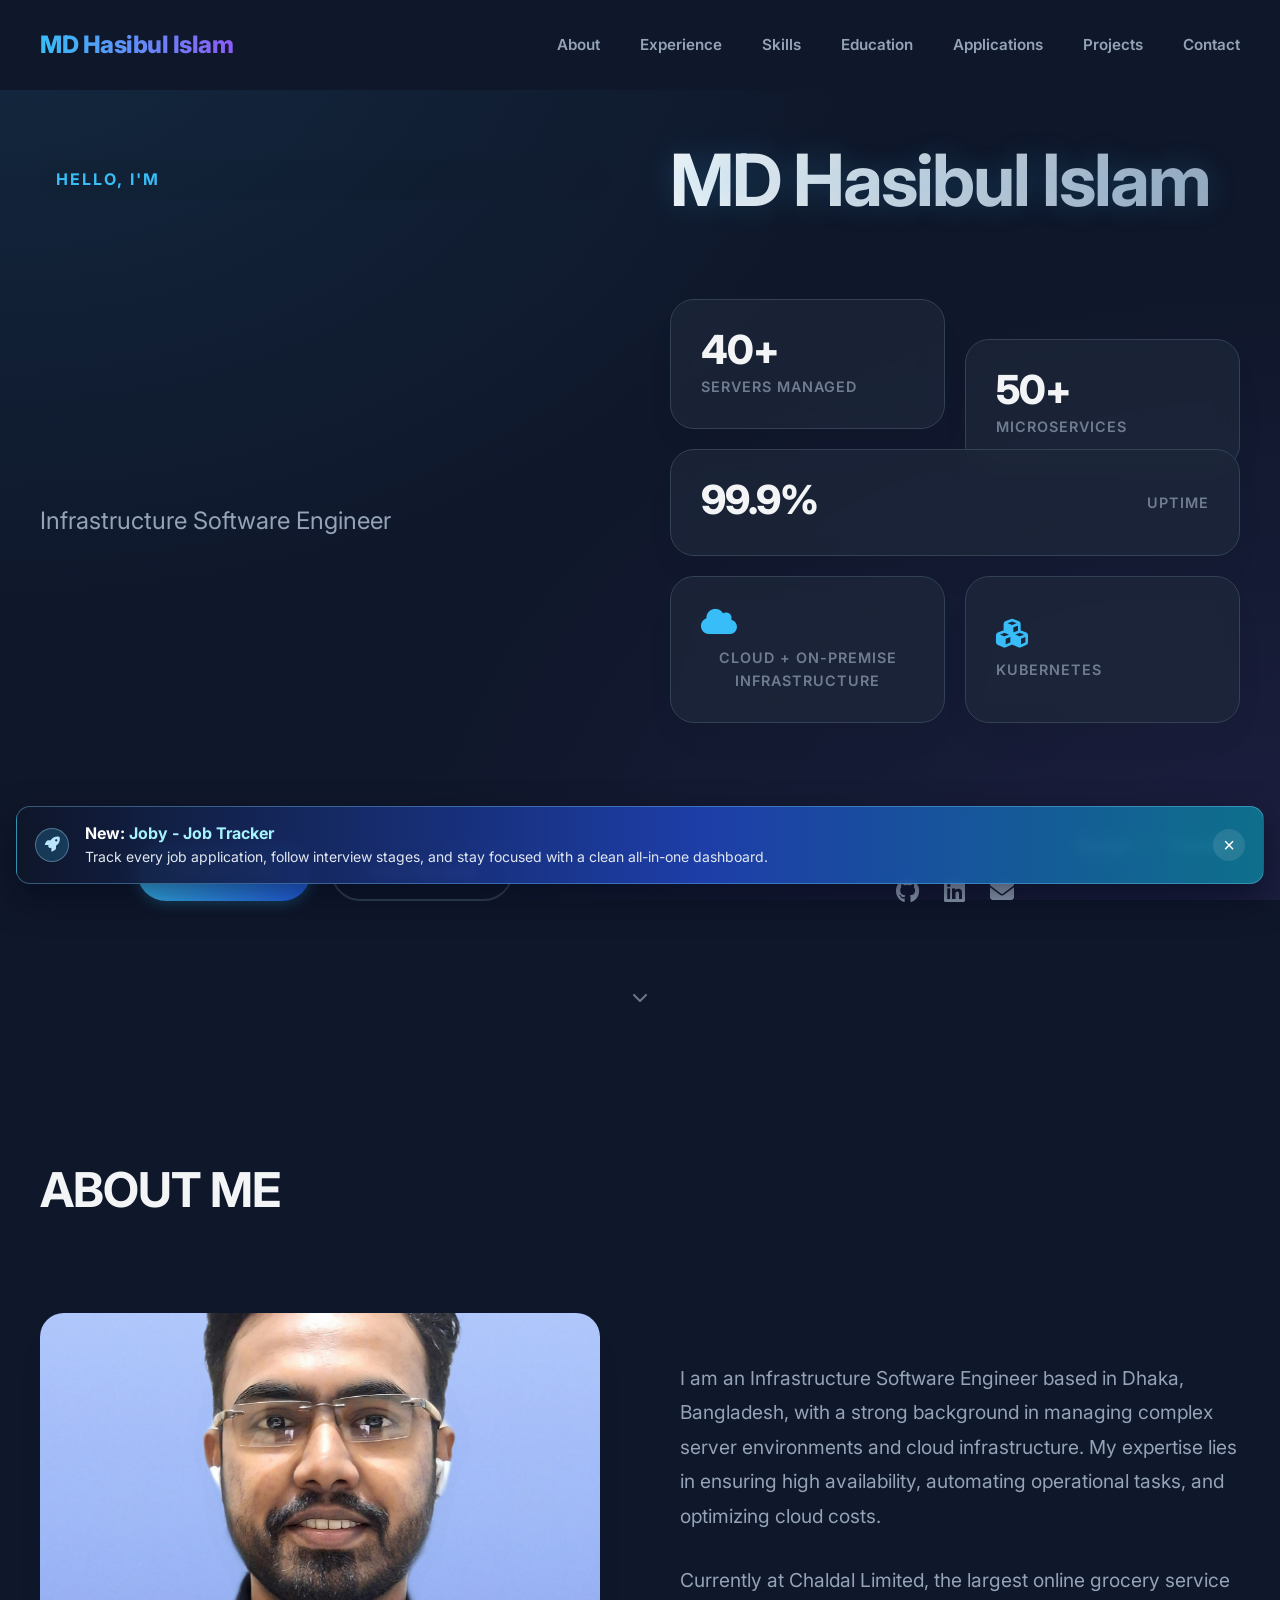
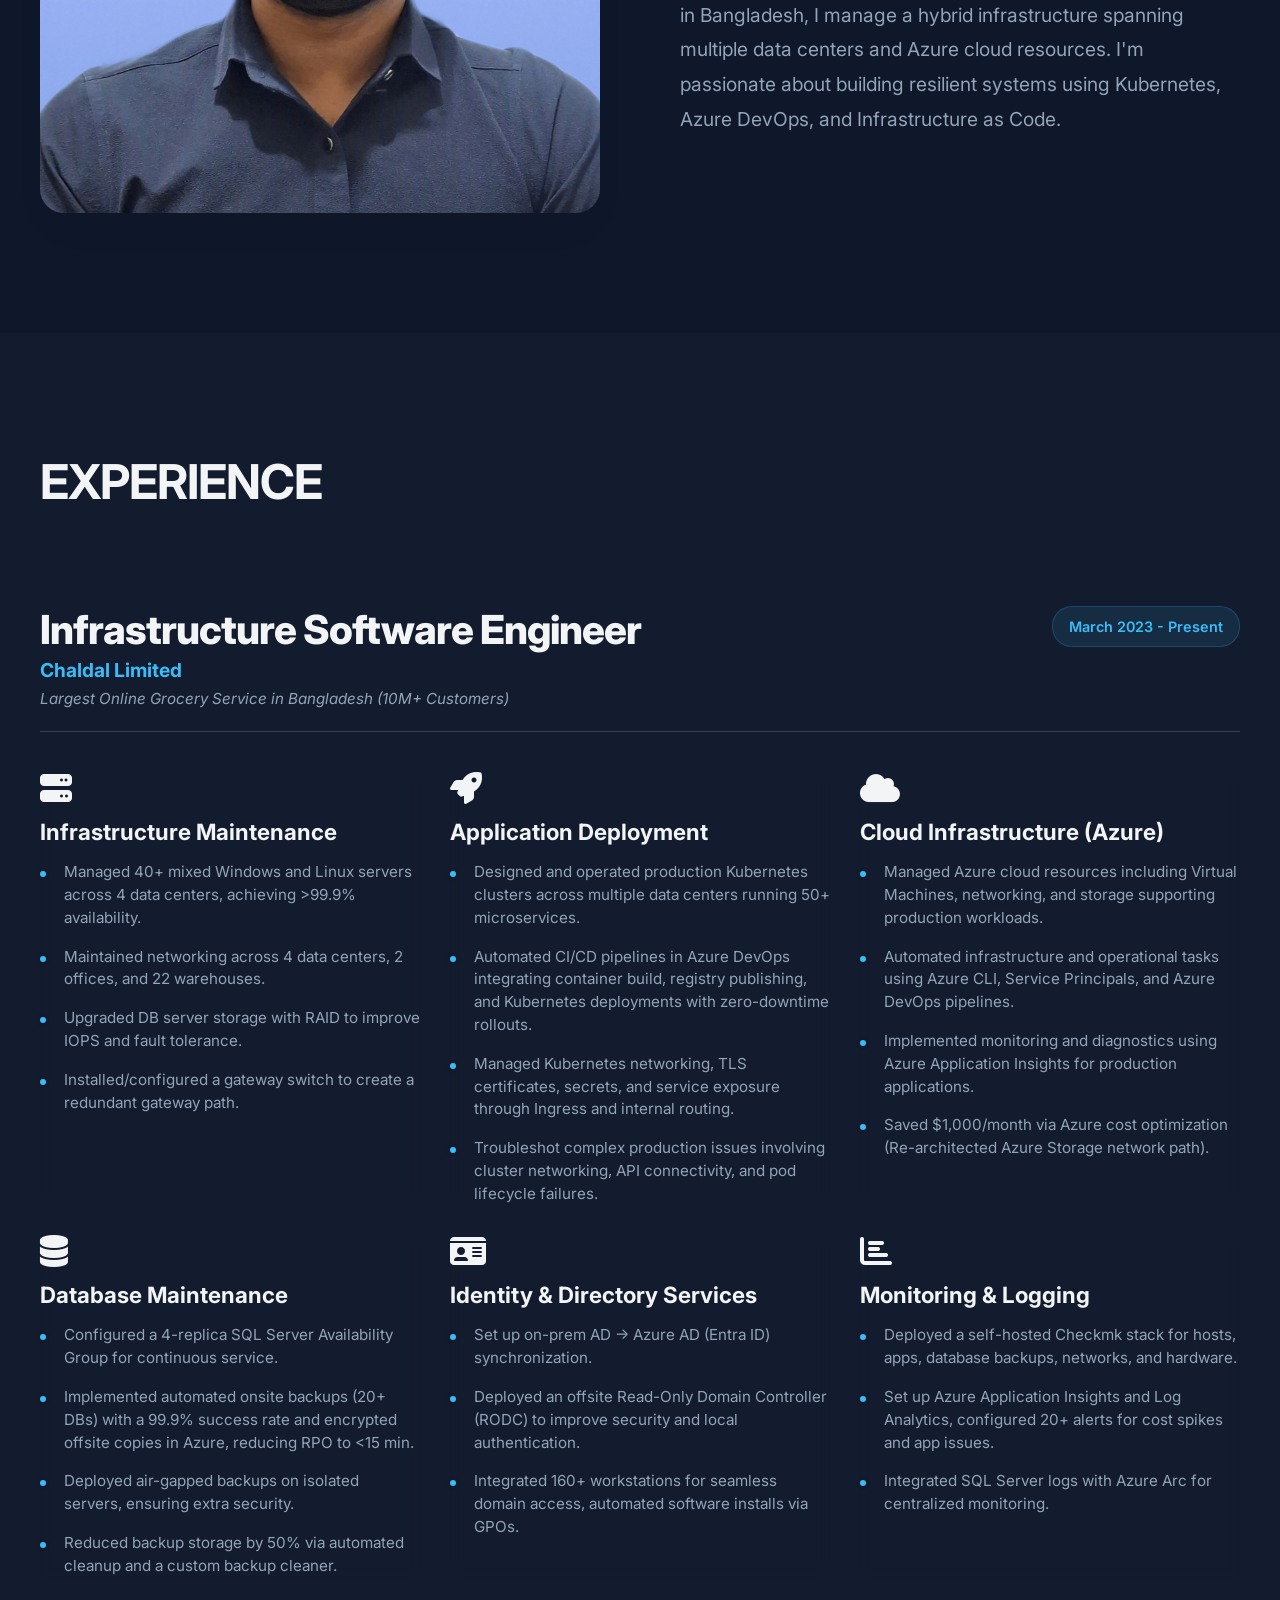
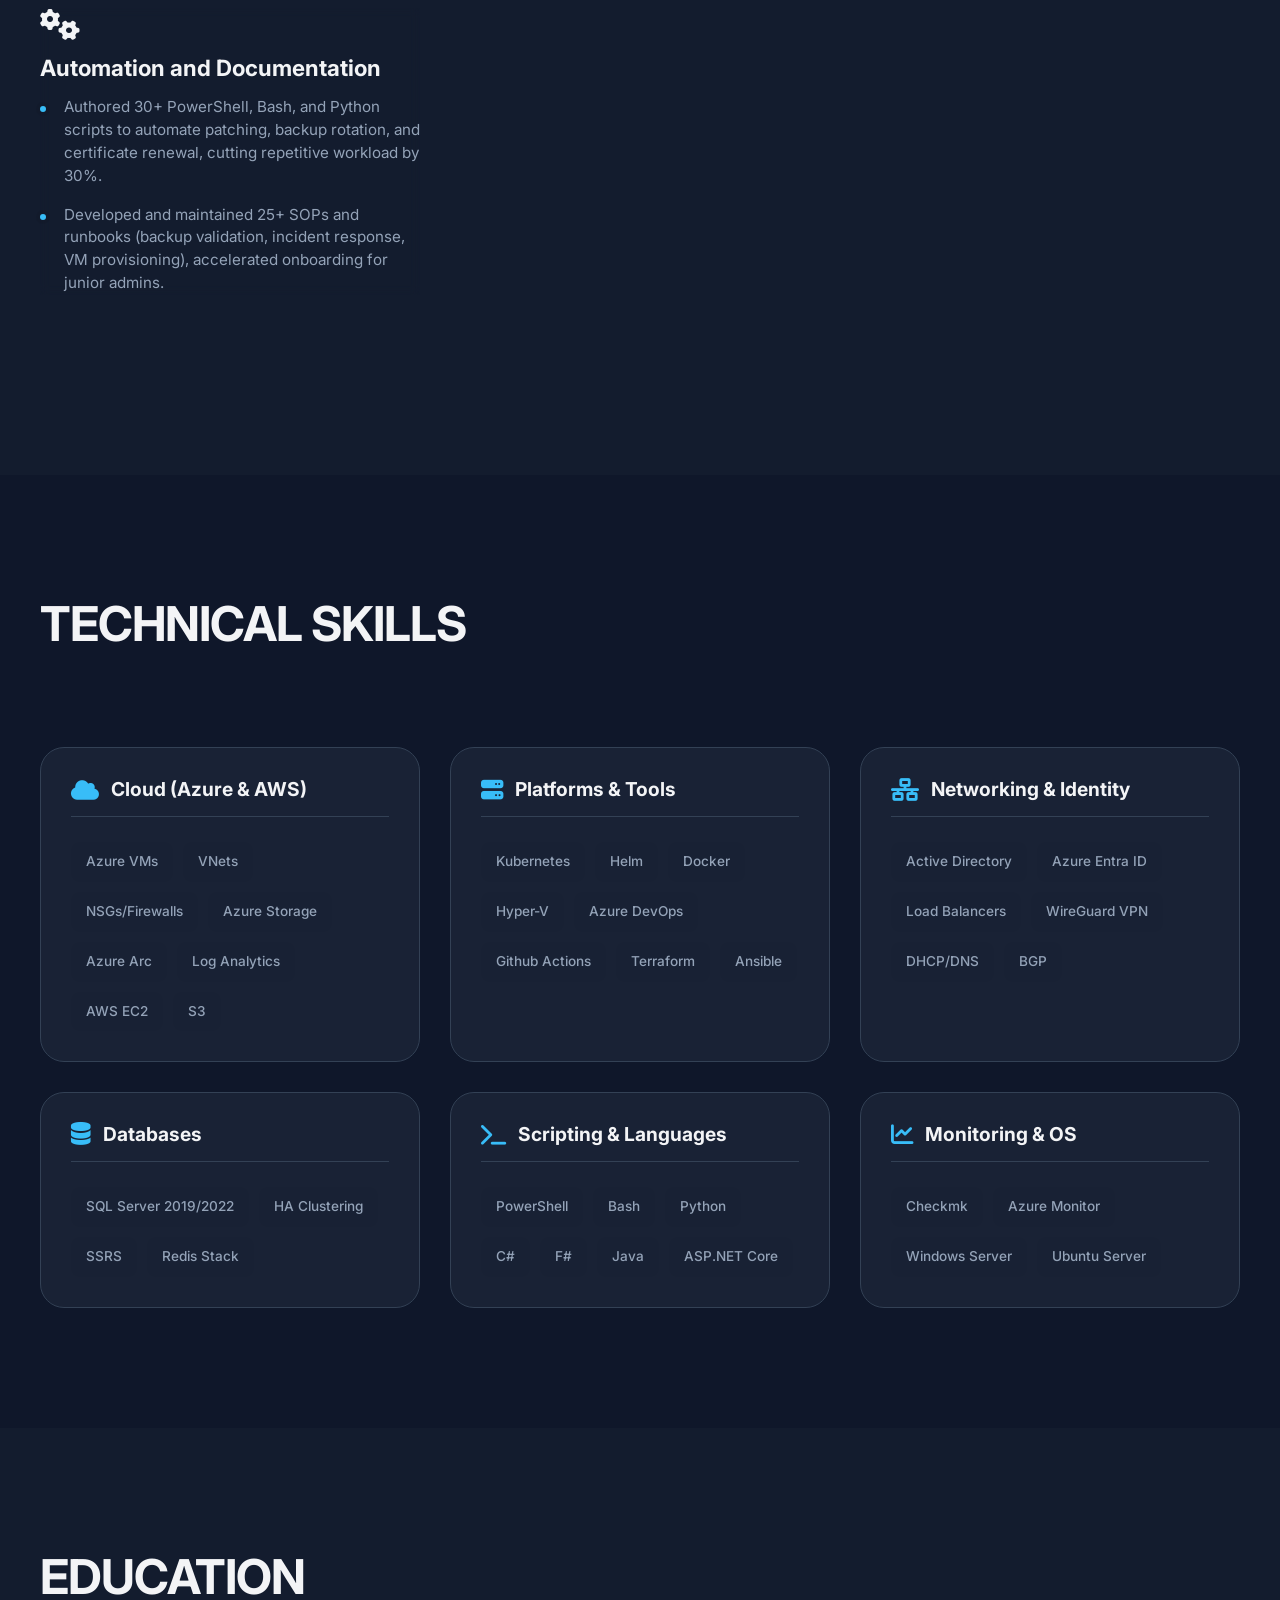
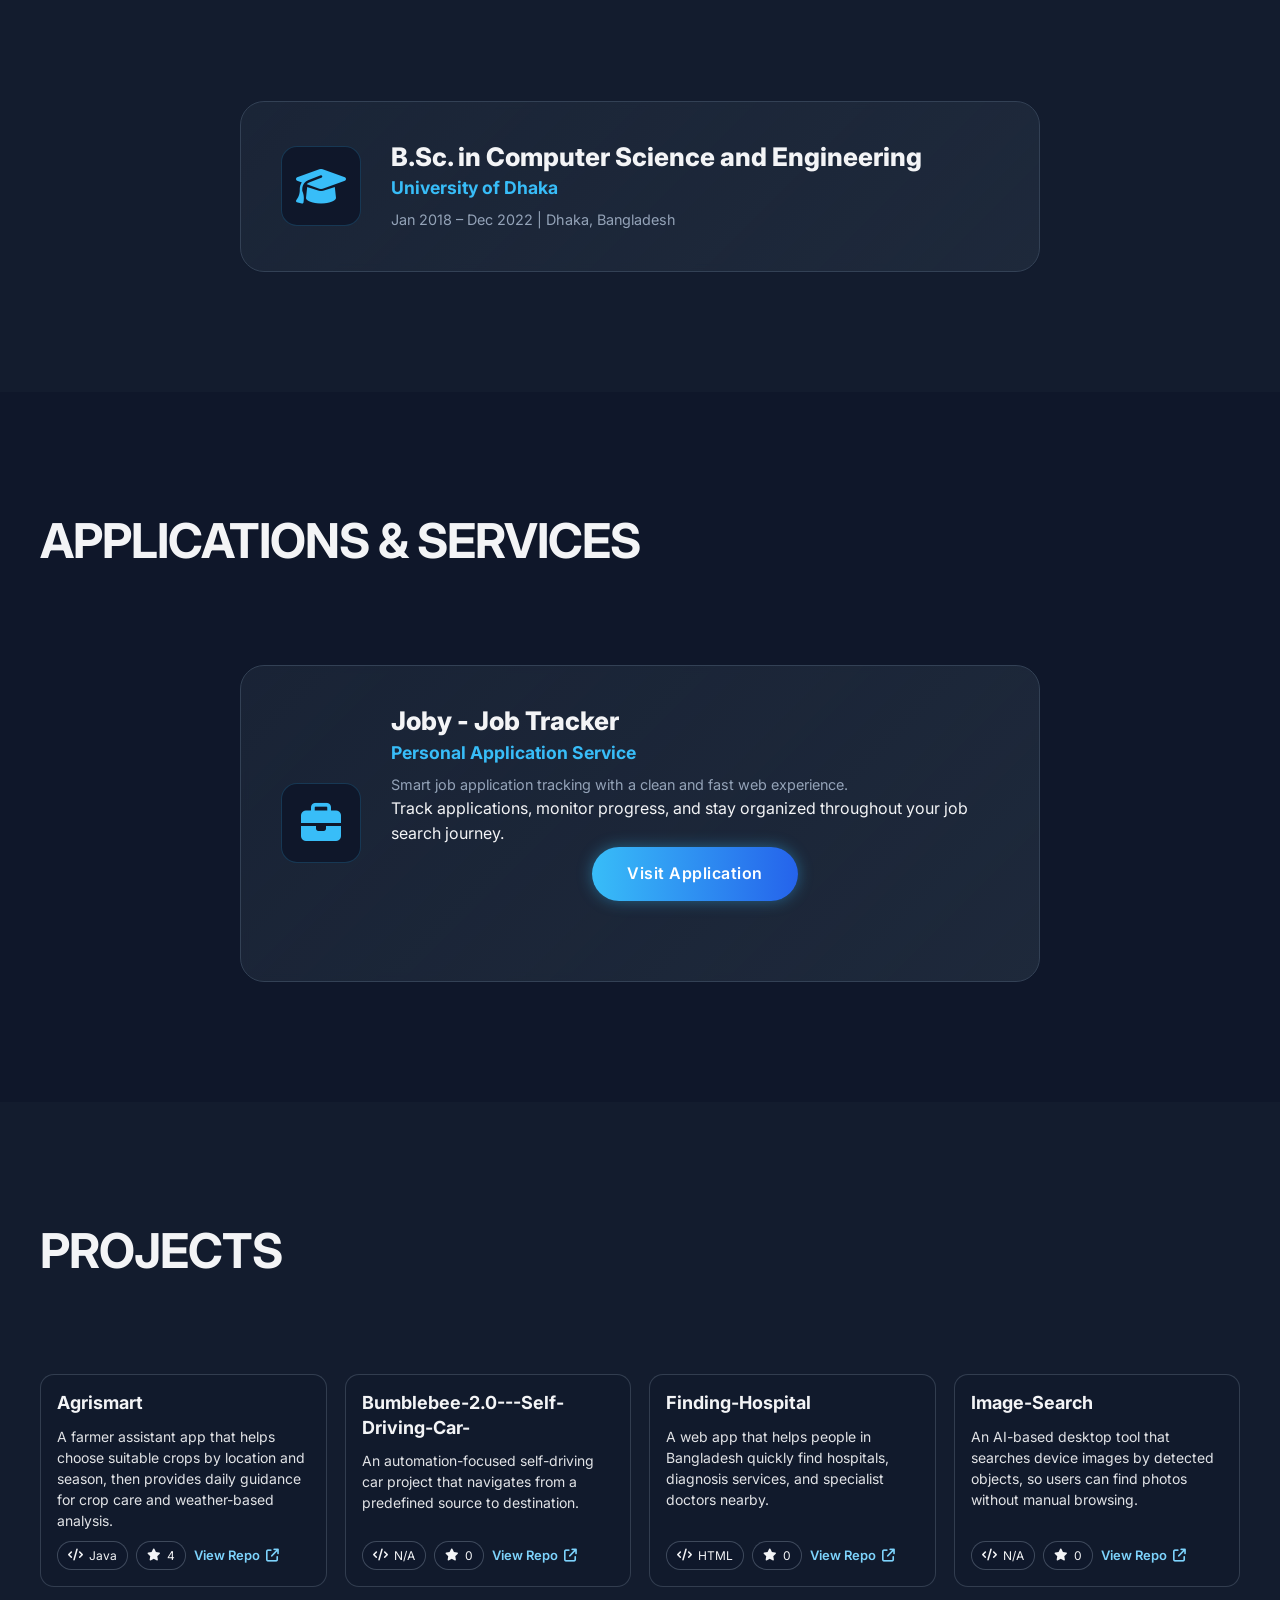
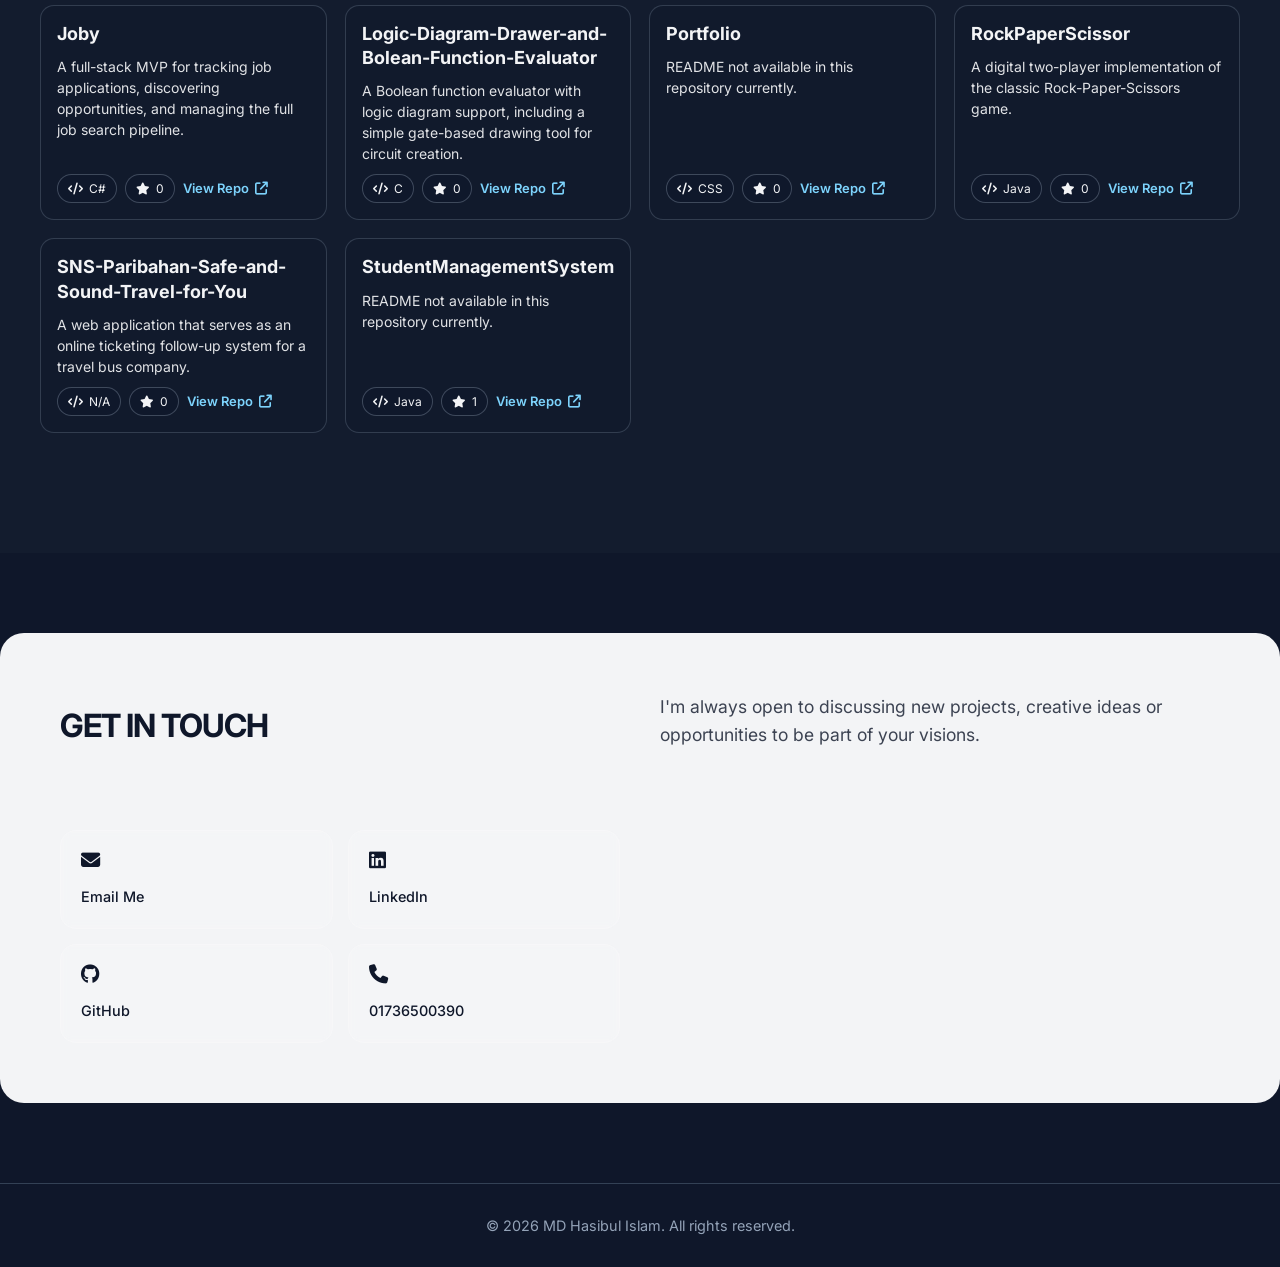
<file: index.html>
<!DOCTYPE html>
<html lang="en">
<head>
    <meta charset="UTF-8">
    <meta name="viewport" content="width=device-width, initial-scale=1.0">
    <title>MD Hasibul Islam | Infrastructure Software Engineer</title>
    <link rel="stylesheet" id="theme-style" href="theme-dark.css">
    <link rel="stylesheet" id="design-style" href="design-split.css">
    <link rel="preconnect" href="https://fonts.googleapis.com">
    <link rel="preconnect" href="https://fonts.gstatic.com" crossorigin>
    <link href="https://fonts.googleapis.com/css2?family=Inter:wght@300;400;500;600;700&display=swap" rel="stylesheet">
    <link rel="stylesheet" href="https://cdnjs.cloudflare.com/ajax/libs/font-awesome/6.4.0/css/all.min.css">
    <style>
        .app-promo-banner {
            position: fixed;
            left: 16px;
            right: 16px;
            bottom: 16px;
            z-index: 9999;
            display: flex;
            align-items: center;
            gap: 16px;
            padding: 16px 18px;
            border-radius: 14px;
            border: 1px solid rgba(125, 211, 252, 0.35);
            background: linear-gradient(90deg, rgba(15, 23, 42, 0.96) 0%, rgba(30, 64, 175, 0.95) 55%, rgba(14, 116, 144, 0.95) 100%);
            color: #ffffff;
            box-shadow: 0 14px 34px rgba(2, 6, 23, 0.5);
            backdrop-filter: blur(5px);
        }

        .app-promo-badge {
            display: inline-flex;
            align-items: center;
            justify-content: center;
            min-width: 34px;
            height: 34px;
            border-radius: 50%;
            background: rgba(56, 189, 248, 0.2);
            color: #bae6fd;
            font-size: 15px;
            border: 1px solid rgba(186, 230, 253, 0.35);
            flex-shrink: 0;
        }

        .app-promo-content {
            display: flex;
            flex-direction: column;
            gap: 4px;
        }

        .app-promo-title {
            font-size: 16px;
            font-weight: 700;
            line-height: 1.25;
            margin: 0;
        }

        .app-promo-desc {
            margin: 0;
            font-size: 14px;
            color: #e2e8f0;
            line-height: 1.45;
        }

        .app-promo-banner a {
            color: #a5f3fc;
            font-weight: 700;
            text-decoration: none;
        }

        .app-promo-banner a:hover {
            text-decoration: underline;
        }

        .app-promo-close {
            margin-left: auto;
            border: none;
            background: rgba(255, 255, 255, 0.1);
            color: #ffffff;
            font-size: 20px;
            line-height: 1;
            cursor: pointer;
            width: 32px;
            height: 32px;
            border-radius: 999px;
            display: inline-flex;
            align-items: center;
            justify-content: center;
            flex-shrink: 0;
        }

        .app-promo-close:hover {
            background: rgba(255, 255, 255, 0.22);
        }

        .app-promo-banner.hidden {
            display: none;
        }

        .theme-switch-wrapper .switch-group {
            display: flex;
            flex-direction: column;
            align-items: flex-start;
            gap: 8px;
        }

        .theme-switch-wrapper .switch-toggle {
            border: none;
            background: transparent;
            color: inherit;
            font: inherit;
            font-weight: 600;
            cursor: pointer;
            padding: 0;
            display: inline-flex;
            align-items: center;
            gap: 6px;
        }

        .theme-switch-wrapper .switch-toggle::after {
            content: "\f078";
            font-family: "Font Awesome 6 Free";
            font-weight: 900;
            font-size: 11px;
            opacity: 0.75;
            transition: transform 0.2s ease;
        }

        .theme-switch-wrapper .switch-group.expanded .switch-toggle::after {
            transform: rotate(180deg);
        }

        .theme-switch-wrapper .switch-options {
            display: none;
            align-items: center;
            gap: 8px;
            flex-wrap: wrap;
        }

        .theme-switch-wrapper .switch-group.expanded .switch-options {
            display: flex;
        }

        .projects-grid {
            display: grid;
            grid-template-columns: repeat(auto-fit, minmax(250px, 1fr));
            gap: 18px;
        }

        .project-card {
            background: rgba(15, 23, 42, 0.22);
            border: 1px solid rgba(148, 163, 184, 0.25);
            border-radius: 14px;
            padding: 16px;
            display: flex;
            flex-direction: column;
            gap: 10px;
        }

        .project-title {
            margin: 0;
            font-size: 18px;
            line-height: 1.35;
        }

        .project-title a {
            text-decoration: none;
            color: inherit;
        }

        .project-title a:hover {
            text-decoration: underline;
        }

        .project-desc {
            margin: 0;
            font-size: 14px;
            line-height: 1.5;
            opacity: 0.92;
        }

        .project-meta {
            margin-top: auto;
            display: flex;
            gap: 8px;
            flex-wrap: wrap;
        }

        .project-badge {
            display: inline-flex;
            align-items: center;
            gap: 6px;
            font-size: 12px;
            padding: 4px 10px;
            border-radius: 999px;
            border: 1px solid rgba(148, 163, 184, 0.35);
            background: rgba(15, 23, 42, 0.45);
        }

        .project-link {
            display: inline-flex;
            align-items: center;
            gap: 6px;
            font-size: 13px;
            font-weight: 600;
            text-decoration: none;
            color: #7dd3fc;
        }

        .project-link:hover {
            text-decoration: underline;
        }

        @media (max-width: 768px) {
            .app-promo-banner {
                left: 10px;
                right: 10px;
                bottom: 10px;
                padding: 14px;
                gap: 10px;
            }

            .app-promo-title {
                font-size: 15px;
            }

            .app-promo-desc {
                font-size: 13px;
            }
        }
    </style>
</head>
<body>
    <nav class="navbar">
        <div class="container nav-container">
            <a href="#" class="logo">MD Hasibul Islam</a>
            <ul class="nav-links">
                <li><a href="#about">About</a></li>
                <li><a href="#experience">Experience</a></li>
                <li><a href="#skills">Skills</a></li>
                <li><a href="#education">Education</a></li>
                <li><a href="#applications">Applications</a></li>
                <li><a href="#projects">Projects</a></li>
                <li><a href="#contact">Contact</a></li>
            </ul>
            <div class="hamburger">
                <span></span>
                <span></span>
                <span></span>
            </div>
        </div>
    </nav>

    <header class="hero" id="home">
        <div class="container hero-content">
            <p class="greeting">Hello, I'm</p>
            <h1 class="name">MD Hasibul Islam</h1>
            <h2 class="title">Infrastructure Software Engineer</h2>
            
            <div class="hero-stats-container">
                <div class="stat-item hero-stat">
                    <span class="stat-number">40+</span>
                    <span class="stat-label">Servers Managed</span>
                </div>
                <div class="stat-item hero-stat">
                    <span class="stat-number">50+</span>
                    <span class="stat-label">Microservices</span>
                </div>
                <div class="stat-item hero-stat">
                    <span class="stat-number">99.9%</span>
                    <span class="stat-label">Uptime</span>
                </div>
                <div class="stat-item hero-stat">
                    <i class="fas fa-cloud stat-icon"></i>
                    <span class="stat-label">Cloud + On-Premise Infrastructure</span>
                </div>
                <div class="stat-item hero-stat">
                    <i class="fas fa-cubes stat-icon"></i>
                    <span class="stat-label">Kubernetes</span>
                </div>
            </div>

            <div class="hero-buttons">
                <a href="#contact" class="btn primary-btn">Get in Touch</a>
                <a href="Resume/resume.html" class="btn secondary-btn" target="_blank">View Resume</a>
            </div>
            <div class="social-links">
                <a href="https://github.com/SBSojib" target="_blank"><i class="fab fa-github"></i></a>
                <a href="https://linkedin.com/in/md-hasibul-islam-832214260/" target="_blank"><i class="fab fa-linkedin"></i></a>
                <a href="mailto:sojib.24csedu.037@gmail.com"><i class="fas fa-envelope"></i></a>
            </div>
        </div>
        <div class="scroll-down">
            <i class="fas fa-chevron-down"></i>
        </div>
    </header>


    <section id="about" class="section">
        <div class="container">
            <h2 class="section-title">About Me</h2>
            <div class="about-content">
                <div class="about-image">
                    <img src="hasibul_islam_image.jpg" alt="MD Hasibul Islam">
                </div>
                <div class="about-text">
                    <p>I am an Infrastructure Software Engineer based in Dhaka, Bangladesh, with a strong background in managing complex server environments and cloud infrastructure. My expertise lies in ensuring high availability, automating operational tasks, and optimizing cloud costs.</p>
                    <p>Currently at Chaldal Limited, the largest online grocery service in Bangladesh, I manage a hybrid infrastructure spanning multiple data centers and Azure cloud resources. I'm passionate about building resilient systems using Kubernetes, Azure DevOps, and Infrastructure as Code.</p>
                </div>
            </div>
        </div>
    </section>

    <section id="experience" class="section alt-bg">
        <div class="container">
            <h2 class="section-title">Experience</h2>
            <div class="experience-container">
                <div class="company-card">
                    <div class="company-header-row">
                        <div class="company-info">
                            <h3>Infrastructure Software Engineer</h3>
                            <h4>Chaldal Limited</h4>
                            <p class="company-desc">Largest Online Grocery Service in Bangladesh (10M+ Customers)</p>
                        </div>
                        <div class="experience-date-badge">March 2023 - Present</div>
                    </div>
                    
                    <div class="experience-details">
                        <div class="detail-card">
                            <div class="card-header">
                                <i class="fas fa-server"></i>
                                <h5>Infrastructure Maintenance</h5>
                            </div>
                            <ul>
                                <li>Managed 40+ mixed Windows and Linux servers across 4 data centers, achieving >99.9% availability.</li>
                                <li>Maintained networking across 4 data centers, 2 offices, and 22 warehouses.</li>
                                <li>Upgraded DB server storage with RAID to improve IOPS and fault tolerance.</li>
                                <li>Installed/configured a gateway switch to create a redundant gateway path.</li>
                            </ul>
                        </div>
                        
                        <div class="detail-card">
                            <div class="card-header">
                                <i class="fas fa-rocket"></i>
                                <h5>Application Deployment</h5>
                            </div>
                            <ul>
                                <li>Designed and operated production Kubernetes clusters across multiple data centers running 50+ microservices.</li>
                                <li>Automated CI/CD pipelines in Azure DevOps integrating container build, registry publishing, and Kubernetes deployments with zero-downtime rollouts.</li>
                                <li>Managed Kubernetes networking, TLS certificates, secrets, and service exposure through Ingress and internal routing.</li>
                                <li>Troubleshot complex production issues involving cluster networking, API connectivity, and pod lifecycle failures.</li>
                            </ul>
                        </div>

                        <div class="detail-card">
                            <div class="card-header">
                                <i class="fas fa-cloud"></i>
                                <h5>Cloud Infrastructure (Azure)</h5>
                            </div>
                            <ul>
                                <li>Managed Azure cloud resources including Virtual Machines, networking, and storage supporting production workloads.</li>
                                <li>Automated infrastructure and operational tasks using Azure CLI, Service Principals, and Azure DevOps pipelines.</li>
                                <li>Implemented monitoring and diagnostics using Azure Application Insights for production applications.</li>
                                <li>Saved $1,000/month via Azure cost optimization (Re-architected Azure Storage network path).</li>
                            </ul>
                        </div>

                        <div class="detail-card">
                            <div class="card-header">
                                <i class="fas fa-database"></i>
                                <h5>Database Maintenance</h5>
                            </div>
                            <ul>
                                <li>Configured a 4-replica SQL Server Availability Group for continuous service.</li>
                                <li>Implemented automated onsite backups (20+ DBs) with a 99.9% success rate and encrypted offsite copies in Azure, reducing RPO to &lt;15 min.</li>
                                <li>Deployed air-gapped backups on isolated servers, ensuring extra security.</li>
                                <li>Reduced backup storage by 50% via automated cleanup and a custom backup cleaner.</li>
                            </ul>
                        </div>

                        <div class="detail-card">
                            <div class="card-header">
                                <i class="fas fa-id-card"></i>
                                <h5>Identity & Directory Services</h5>
                            </div>
                            <ul>
                                <li>Set up on-prem AD → Azure AD (Entra ID) synchronization.</li>
                                <li>Deployed an offsite Read-Only Domain Controller (RODC) to improve security and local authentication.</li>
                                <li>Integrated 160+ workstations for seamless domain access, automated software installs via GPOs.</li>
                            </ul>
                        </div>

                        <div class="detail-card">
                            <div class="card-header">
                                <i class="fas fa-chart-bar"></i>
                                <h5>Monitoring & Logging</h5>
                            </div>
                            <ul>
                                <li>Deployed a self-hosted Checkmk stack for hosts, apps, database backups, networks, and hardware.</li>
                                <li>Set up Azure Application Insights and Log Analytics, configured 20+ alerts for cost spikes and app issues.</li>
                                <li>Integrated SQL Server logs with Azure Arc for centralized monitoring.</li>
                            </ul>
                        </div>

                        <div class="detail-card">
                            <div class="card-header">
                                <i class="fas fa-cogs"></i>
                                <h5>Automation and Documentation</h5>
                            </div>
                            <ul>
                                <li>Authored 30+ PowerShell, Bash, and Python scripts to automate patching, backup rotation, and certificate renewal, cutting repetitive workload by 30%.</li>
                                <li>Developed and maintained 25+ SOPs and runbooks (backup validation, incident response, VM provisioning), accelerated onboarding for junior admins.</li>
                            </ul>
                        </div>
                    </div>
                </div>
            </div>
        </div>
    </section>

    <section id="skills" class="section">
        <div class="container">
            <h2 class="section-title">Technical Skills</h2>
            <div class="skills-grid">
                <div class="skill-category">
                    <h3><i class="fas fa-cloud"></i> Cloud (Azure & AWS)</h3>
                    <div class="tags">
                        <span>Azure VMs</span>
                        <span>VNets</span>
                        <span>NSGs/Firewalls</span>
                        <span>Azure Storage</span>
                        <span>Azure Arc</span>
                        <span>Log Analytics</span>
                        <span>AWS EC2</span>
                        <span>S3</span>
                    </div>
                </div>

                <div class="skill-category">
                    <h3><i class="fas fa-server"></i> Platforms & Tools</h3>
                    <div class="tags">
                        <span>Kubernetes</span>
                        <span>Helm</span>
                        <span>Docker</span>
                        <span>Hyper-V</span>
                        <span>Azure DevOps</span>
                        <span>Github Actions</span>
                        <span>Terraform</span>
                        <span>Ansible</span>
                    </div>
                </div>

                <div class="skill-category">
                    <h3><i class="fas fa-network-wired"></i> Networking & Identity</h3>
                    <div class="tags">
                        <span>Active Directory</span>
                        <span>Azure Entra ID</span>
                        <span>Load Balancers</span>
                        <span>WireGuard VPN</span>
                        <span>DHCP/DNS</span>
                        <span>BGP</span>
                    </div>
                </div>

                <div class="skill-category">
                    <h3><i class="fas fa-database"></i> Databases</h3>
                    <div class="tags">
                        <span>SQL Server 2019/2022</span>
                        <span>HA Clustering</span>
                        <span>SSRS</span>
                        <span>Redis Stack</span>
                    </div>
                </div>

                <div class="skill-category">
                    <h3><i class="fas fa-terminal"></i> Scripting & Languages</h3>
                    <div class="tags">
                        <span>PowerShell</span>
                        <span>Bash</span>
                        <span>Python</span>
                        <span>C#</span>
                        <span>F#</span>
                        <span>Java</span>
                        <span>ASP.NET Core</span>
                    </div>
                </div>

                <div class="skill-category">
                    <h3><i class="fas fa-chart-line"></i> Monitoring & OS</h3>
                    <div class="tags">
                        <span>Checkmk</span>
                        <span>Azure Monitor</span>
                        <span>Windows Server</span>
                        <span>Ubuntu Server</span>
                    </div>
                </div>
            </div>
        </div>
    </section>

    <section id="education" class="section alt-bg">
        <div class="container">
            <h2 class="section-title">Education</h2>
            <div class="education-card">
                <div class="edu-icon">
                    <i class="fas fa-graduation-cap"></i>
                </div>
                <div class="edu-details">
                    <h3>B.Sc. in Computer Science and Engineering</h3>
                    <h4>University of Dhaka</h4>
                    <p class="edu-date">Jan 2018 – Dec 2022 | Dhaka, Bangladesh</p>
                </div>
            </div>
        </div>
    </section>

    <section id="applications" class="section">
        <div class="container">
            <h2 class="section-title">Applications & Services</h2>
            <div class="education-card">
                <div class="edu-icon">
                    <i class="fas fa-briefcase"></i>
                </div>
                <div class="edu-details">
                    <h3>Joby - Job Tracker</h3>
                    <h4>Personal Application Service</h4>
                    <p class="edu-date">Smart job application tracking with a clean and fast web experience.</p>
                    <p>Track applications, monitor progress, and stay organized throughout your job search journey.</p>
                    <div class="hero-buttons">
                        <a href="https://joby.hasibul.bd/" target="_blank" class="btn primary-btn">Visit Application</a>
                    </div>
                </div>
            </div>
        </div>
    </section>

    <section id="projects" class="section alt-bg">
        <div class="container">
            <h2 class="section-title">Projects</h2>
            <div class="projects-grid">
                <article class="project-card">
                    <h3 class="project-title"><a href="https://github.com/SBSojib/Agrismart" target="_blank">Agrismart</a></h3>
                    <p class="project-desc">A farmer assistant app that helps choose suitable crops by location and season, then provides daily guidance for crop care and weather-based analysis.</p>
                    <div class="project-meta">
                        <span class="project-badge"><i class="fas fa-code"></i> Java</span>
                        <span class="project-badge"><i class="fas fa-star"></i> 4</span>
                        <a class="project-link" href="https://github.com/SBSojib/Agrismart" target="_blank">View Repo <i class="fas fa-arrow-up-right-from-square"></i></a>
                    </div>
                </article>

                <article class="project-card">
                    <h3 class="project-title"><a href="https://github.com/SBSojib/Bumblebee-2.0---Self-Driving-Car-" target="_blank">Bumblebee-2.0---Self-Driving-Car-</a></h3>
                    <p class="project-desc">An automation-focused self-driving car project that navigates from a predefined source to destination.</p>
                    <div class="project-meta">
                        <span class="project-badge"><i class="fas fa-code"></i> N/A</span>
                        <span class="project-badge"><i class="fas fa-star"></i> 0</span>
                        <a class="project-link" href="https://github.com/SBSojib/Bumblebee-2.0---Self-Driving-Car-" target="_blank">View Repo <i class="fas fa-arrow-up-right-from-square"></i></a>
                    </div>
                </article>

                <article class="project-card">
                    <h3 class="project-title"><a href="https://github.com/SBSojib/Finding-Hospital" target="_blank">Finding-Hospital</a></h3>
                    <p class="project-desc">A web app that helps people in Bangladesh quickly find hospitals, diagnosis services, and specialist doctors nearby.</p>
                    <div class="project-meta">
                        <span class="project-badge"><i class="fas fa-code"></i> HTML</span>
                        <span class="project-badge"><i class="fas fa-star"></i> 0</span>
                        <a class="project-link" href="https://github.com/SBSojib/Finding-Hospital" target="_blank">View Repo <i class="fas fa-arrow-up-right-from-square"></i></a>
                    </div>
                </article>

                <article class="project-card">
                    <h3 class="project-title"><a href="https://github.com/SBSojib/Image-Search" target="_blank">Image-Search</a></h3>
                    <p class="project-desc">An AI-based desktop tool that searches device images by detected objects, so users can find photos without manual browsing.</p>
                    <div class="project-meta">
                        <span class="project-badge"><i class="fas fa-code"></i> N/A</span>
                        <span class="project-badge"><i class="fas fa-star"></i> 0</span>
                        <a class="project-link" href="https://github.com/SBSojib/Image-Search" target="_blank">View Repo <i class="fas fa-arrow-up-right-from-square"></i></a>
                    </div>
                </article>

                <article class="project-card">
                    <h3 class="project-title"><a href="https://github.com/SBSojib/Joby" target="_blank">Joby</a></h3>
                    <p class="project-desc">A full-stack MVP for tracking job applications, discovering opportunities, and managing the full job search pipeline.</p>
                    <div class="project-meta">
                        <span class="project-badge"><i class="fas fa-code"></i> C#</span>
                        <span class="project-badge"><i class="fas fa-star"></i> 0</span>
                        <a class="project-link" href="https://github.com/SBSojib/Joby" target="_blank">View Repo <i class="fas fa-arrow-up-right-from-square"></i></a>
                    </div>
                </article>

                <article class="project-card">
                    <h3 class="project-title"><a href="https://github.com/SBSojib/Logic-Diagram-Drawer-and-Bolean-Function-Evaluator" target="_blank">Logic-Diagram-Drawer-and-Bolean-Function-Evaluator</a></h3>
                    <p class="project-desc">A Boolean function evaluator with logic diagram support, including a simple gate-based drawing tool for circuit creation.</p>
                    <div class="project-meta">
                        <span class="project-badge"><i class="fas fa-code"></i> C</span>
                        <span class="project-badge"><i class="fas fa-star"></i> 0</span>
                        <a class="project-link" href="https://github.com/SBSojib/Logic-Diagram-Drawer-and-Bolean-Function-Evaluator" target="_blank">View Repo <i class="fas fa-arrow-up-right-from-square"></i></a>
                    </div>
                </article>

                <article class="project-card">
                    <h3 class="project-title"><a href="https://github.com/SBSojib/Portfolio" target="_blank">Portfolio</a></h3>
                    <p class="project-desc">README not available in this repository currently.</p>
                    <div class="project-meta">
                        <span class="project-badge"><i class="fas fa-code"></i> CSS</span>
                        <span class="project-badge"><i class="fas fa-star"></i> 0</span>
                        <a class="project-link" href="https://github.com/SBSojib/Portfolio" target="_blank">View Repo <i class="fas fa-arrow-up-right-from-square"></i></a>
                    </div>
                </article>

                <article class="project-card">
                    <h3 class="project-title"><a href="https://github.com/SBSojib/RockPaperScissor" target="_blank">RockPaperScissor</a></h3>
                    <p class="project-desc">A digital two-player implementation of the classic Rock-Paper-Scissors game.</p>
                    <div class="project-meta">
                        <span class="project-badge"><i class="fas fa-code"></i> Java</span>
                        <span class="project-badge"><i class="fas fa-star"></i> 0</span>
                        <a class="project-link" href="https://github.com/SBSojib/RockPaperScissor" target="_blank">View Repo <i class="fas fa-arrow-up-right-from-square"></i></a>
                    </div>
                </article>

                <article class="project-card">
                    <h3 class="project-title"><a href="https://github.com/SBSojib/SNS-Paribahan-Safe-and-Sound-Travel-for-You" target="_blank">SNS-Paribahan-Safe-and-Sound-Travel-for-You</a></h3>
                    <p class="project-desc">A web application that serves as an online ticketing follow-up system for a travel bus company.</p>
                    <div class="project-meta">
                        <span class="project-badge"><i class="fas fa-code"></i> N/A</span>
                        <span class="project-badge"><i class="fas fa-star"></i> 0</span>
                        <a class="project-link" href="https://github.com/SBSojib/SNS-Paribahan-Safe-and-Sound-Travel-for-You" target="_blank">View Repo <i class="fas fa-arrow-up-right-from-square"></i></a>
                    </div>
                </article>

                <article class="project-card">
                    <h3 class="project-title"><a href="https://github.com/SBSojib/StudentManagementSystem" target="_blank">StudentManagementSystem</a></h3>
                    <p class="project-desc">README not available in this repository currently.</p>
                    <div class="project-meta">
                        <span class="project-badge"><i class="fas fa-code"></i> Java</span>
                        <span class="project-badge"><i class="fas fa-star"></i> 1</span>
                        <a class="project-link" href="https://github.com/SBSojib/StudentManagementSystem" target="_blank">View Repo <i class="fas fa-arrow-up-right-from-square"></i></a>
                    </div>
                </article>
            </div>
        </div>
    </section>

    <section id="contact" class="section">
        <div class="container contact-container">
            <h2 class="section-title">Get In Touch</h2>
            <p class="contact-text">I'm always open to discussing new projects, creative ideas or opportunities to be part of your visions.</p>
            <div class="contact-links">
                <a href="mailto:sojib.24csedu.037@gmail.com" class="contact-box">
                    <i class="fas fa-envelope"></i>
                    <span>Email Me</span>
                </a>
                <a href="https://linkedin.com/in/md-hasibul-islam-832214260/" target="_blank" class="contact-box">
                    <i class="fab fa-linkedin"></i>
                    <span>LinkedIn</span>
                </a>
                <a href="https://github.com/SBSojib" target="_blank" class="contact-box">
                    <i class="fab fa-github"></i>
                    <span>GitHub</span>
                </a>
                <div class="contact-box">
                    <i class="fas fa-phone"></i>
                    <span>01736500390</span>
                </div>
            </div>
        </div>
    </section>

    <footer>
        <div class="container">
            <p>&copy; 2026 MD Hasibul Islam. All rights reserved.</p>
        </div>
    </footer>

    <div class="app-promo-banner" id="app-promo-banner">
        <span class="app-promo-badge"><i class="fas fa-rocket"></i></span>
        <div class="app-promo-content">
            <p class="app-promo-title">New: <a href="https://joby.hasibul.bd/" target="_blank">Joby - Job Tracker</a></p>
            <p class="app-promo-desc">Track every job application, follow interview stages, and stay focused with a clean all-in-one dashboard.</p>
        </div>
        <button class="app-promo-close" id="app-promo-close" aria-label="Close banner">&times;</button>
    </div>

    <div class="theme-switch-wrapper">
        <div class="switch-group" id="design-switch-group">
            <button class="switch-toggle" id="design-switch-toggle" type="button">Design</button>
            <div class="switch-options">
                <button class="design-btn" data-design="standard" title="Standard Layout">
                    <i class="fas fa-columns"></i>
                </button>
                <button class="design-btn active" data-design="split" title="Modern SaaS Layout">
                    <i class="fas fa-layer-group"></i>
                </button>
            </div>
        </div>
        <div class="divider"></div>
        <div class="switch-group" id="theme-switch-group">
            <button class="switch-toggle" id="theme-switch-toggle" type="button">Theme</button>
            <div class="switch-options">
                <button class="theme-btn" data-theme="creamy" title="Creamy Light">
                    <i class="fas fa-sun"></i>
                </button>
                <button class="theme-btn active" data-theme="dark" title="Modern Dark">
                    <i class="fas fa-moon"></i>
                </button>
                <button class="theme-btn" data-theme="corporate" title="Corporate Blue">
                    <i class="fas fa-briefcase"></i>
                </button>
                <button class="theme-btn" data-theme="terminal" title="Hacker Terminal">
                    <i class="fas fa-terminal"></i>
                </button>
                <button class="theme-btn" data-theme="cyberpunk" title="Cyberpunk Neon">
                    <i class="fas fa-bolt"></i>
                </button>
            </div>
        </div>
    </div>

    <script src="script.js"></script>
</body>
</html>
</file>
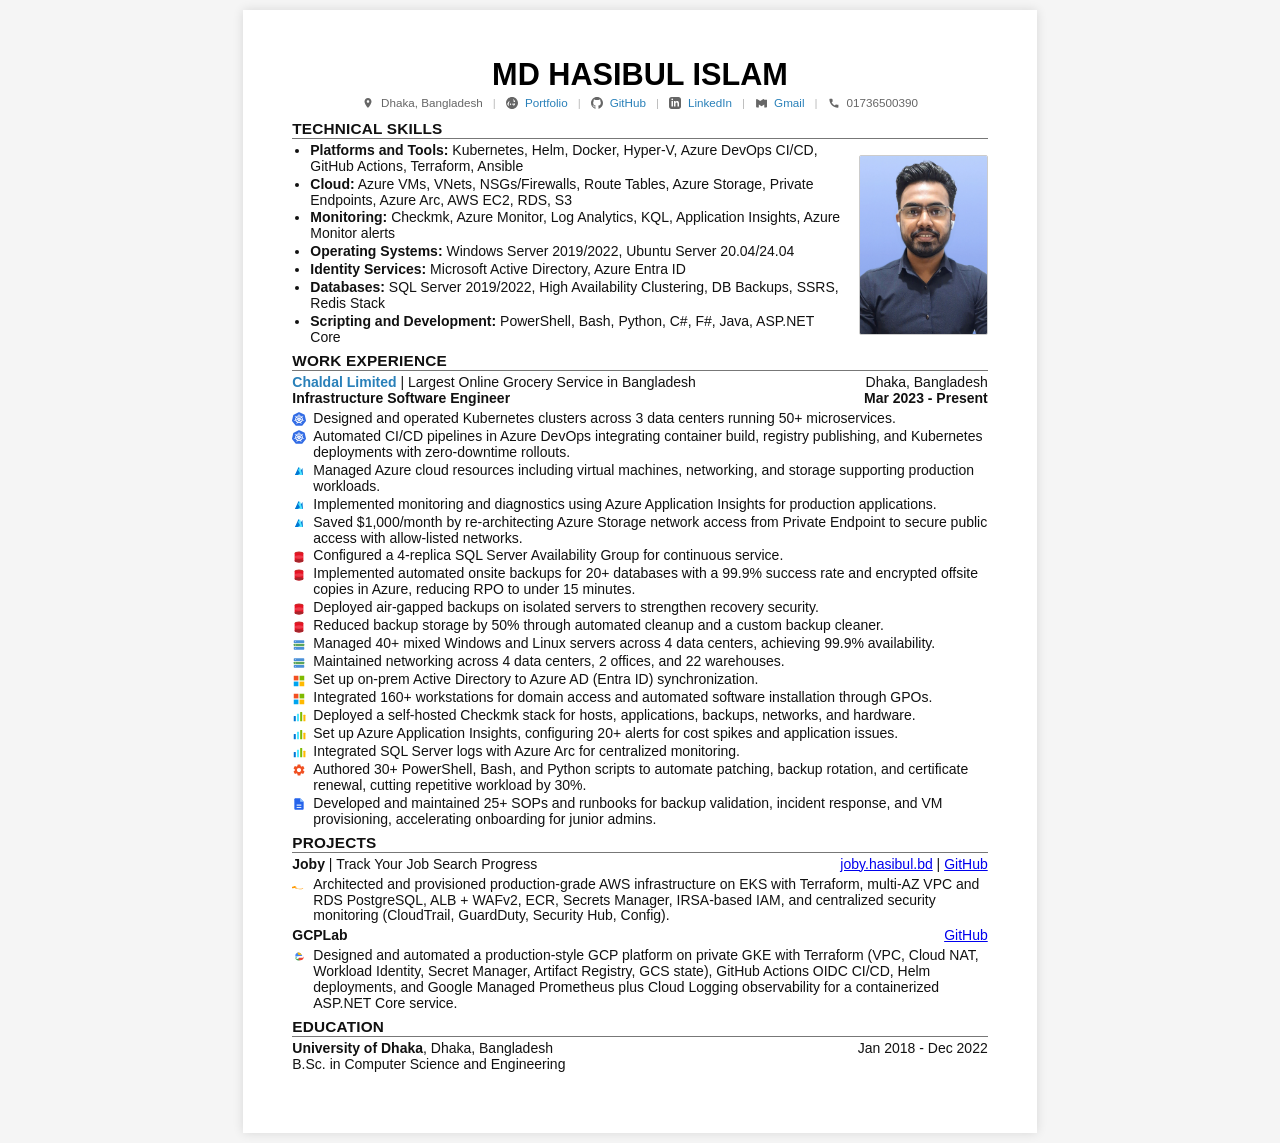
<file: Resume/resume-relisource.html>
<!DOCTYPE html>
<html lang="en">
<head>
    <meta charset="UTF-8">
    <meta name="viewport" content="width=device-width, initial-scale=1.0">
    <title>MD Hasibul Islam - Resume</title>
    <style>
        :root {
            --accent-color: #2980b9;
            --light-text: #666;
        }
        * {
            box-sizing: border-box;
            margin: 0;
            padding: 0;
        }
        body {
            background: #f5f5f5;
            color: #111;
            font-family: Helvetica, 'Helvetica Neue', Arial, sans-serif;
            font-size: 10.5pt;
            line-height: 1.14;
        }
        .page {
            position: relative;
            width: 210mm;
            min-height: 297mm;
            margin: 10px auto;
            padding: 13mm 13mm 11mm;
            background: #fff;
            box-shadow: 0 0 10px rgba(0, 0, 0, 0.12);
        }
        .resume-header {
            margin-bottom: 11px;
            text-align: center;
        }
        .header-content {
            text-align: center;
        }
        .skills-section {
            position: relative;
        }
        .skills-section .profile-photo {
            position: absolute;
            top: 9mm;
            right: 0;
            width: 34mm;
            height: calc(100% - 9mm - 3mm);
            max-height: 52mm;
            object-fit: cover;
            object-position: center 12%;
            border: 1px solid #ccc;
            border-radius: 2px;
            background: #fff;
        }
        .skills-section .skills-list {
            padding-right: 38mm;
        }
        h1 {
            margin-bottom: 6px;
            color: #000;
            font-size: 23pt;
            font-weight: 700;
            line-height: 1;
            text-transform: uppercase;
        }
        .contact-info {
            display: flex;
            justify-content: center;
            flex-wrap: wrap;
            gap: 8px 10px;
            color: var(--light-text);
            font-size: 8.75pt;
            line-height: 1.2;
        }
        .contact-info .sep {
            color: #bbb;
        }
        .contact-info span:not(.sep) {
            display: inline-flex;
            align-items: center;
            gap: 4px;
        }
        .contact-info a {
            color: var(--accent-color);
            text-decoration: none;
        }
        .icon {
            display: inline-block;
            width: 12px;
            height: 12px;
            margin-right: 3px;
            fill: currentColor;
            vertical-align: middle;
        }
        h2 {
            margin: 7px 0 4px;
            border-bottom: 1px solid #777;
            color: #111;
            font-size: 11.5pt;
            font-variant: small-caps;
            font-weight: 700;
            letter-spacing: 0.2px;
            line-height: 1.1;
            text-transform: uppercase;
        }
        .skills-list {
            margin-left: 18px;
        }
        li {
            margin-bottom: 2px;
        }
        .role-list {
            list-style: none;
            margin: 4px 0 0;
            padding: 0;
        }
        .role-item {
            display: flex;
            align-items: flex-start;
            gap: 7px;
            margin-bottom: 2px;
        }
        .role-icon {
            flex: 0 0 14px;
            width: 14px;
            height: 14px;
            margin-top: 0.1em;
        }
        .role-icon svg {
            display: block;
            width: 14px;
            height: 14px;
        }
        .icon-defs {
            position: absolute;
            width: 0;
            height: 0;
            overflow: hidden;
        }
        .role-text {
            flex: 1;
        }
        .entry-header {
            display: flex;
            justify-content: space-between;
            align-items: flex-start;
            gap: 12px;
            margin-top: 4px;
        }
        .entry-title {
            font-weight: 700;
        }
        .entry-title a {
            color: var(--accent-color);
            text-decoration: none;
        }
        .entry-location,
        .entry-date {
            flex-shrink: 0;
            text-align: right;
            white-space: nowrap;
        }
        .role-title {
            display: flex;
            justify-content: space-between;
            align-items: flex-start;
            gap: 12px;
            font-weight: 700;
        }
        .education-meta {
            display: flex;
            justify-content: space-between;
            align-items: flex-start;
            gap: 12px;
        }
        @page {
            size: A4;
            margin: 8mm;
        }
        @media print {
            html,
            body {
                background: #fff;
            }
            .page {
                width: auto;
                min-height: auto;
                margin: 0;
                padding: 0;
                box-shadow: none;
            }
            a {
                color: inherit;
                text-decoration: none;
            }
        }
    </style>
</head>
<body>
    <main class="page">
        <header class="resume-header">
            <div class="header-content">
            <h1>MD Hasibul Islam</h1>
            <div class="contact-info">
                <span>
                    <svg class="icon" viewBox="0 0 24 24" aria-hidden="true"><path d="M12 2C8.13 2 5 5.13 5 9c0 5.25 7 13 7 13s7-7.75 7-13c0-3.87-3.13-7-7-7zm0 9.5c-1.38 0-2.5-1.12-2.5-2.5s1.12-2.5 2.5-2.5 2.5 1.12 2.5 2.5-1.12 2.5-2.5 2.5z"/></svg>
                    Dhaka, Bangladesh
                </span>
                <span class="sep">|</span>
                <span>
                    <svg class="icon" viewBox="0 0 24 24" aria-hidden="true"><path d="M12 0c-6.627 0-12 5.373-12 12s5.373 12 12 12 12-5.373 12-12-5.373-12-12-12zm1 16.057v-3.057h2.994c-.059 1.143-.212 2.24-.456 3.279-.823-.12-1.674-.222-2.538-.222zm-2 0c-.864 0-1.715.102-2.538.222-.244-1.039-.397-2.136-.456-3.279h2.994v3.057zm-4.761-3.057h-3.123c.526-2.516 2.157-4.576 4.356-5.694-1.018 1.63-1.677 3.565-1.233 5.694zm7.761-8.751c2.199 1.118 3.83 3.178 4.356 5.694h-3.123c.444-2.129-.215-4.064-1.233-5.694zm-1.554 5.694c-.225-1.632-.688-3.167-1.34-4.542-.652 1.375-1.115 2.91-1.34 4.542h2.68zm-5.751 8.751c-2.199-1.118-3.83-3.178-4.356-5.694h3.123c-.444 2.129.215 4.064 1.233 5.694zm7.305 0c1.018-1.63 1.677-3.565 1.233-5.694h3.123c-.526 2.516-2.157 4.576-4.356 5.694zm-1.554-5.694h-2.68c.225 1.632.688 3.167 1.34 4.542.652-1.375 1.115-2.91 1.34-4.542z"/></svg>
                    <a href="http://hasibul.bd/">Portfolio</a>
                </span>
                <span class="sep">|</span>
                <span>
                    <svg class="icon" viewBox="0 0 24 24" aria-hidden="true"><path d="M12 0c-6.626 0-12 5.373-12 12 0 5.302 3.438 9.8 8.207 11.387.599.111.793-.261.793-.577v-2.234c-3.338.726-4.033-1.416-4.033-1.416-.546-1.387-1.333-1.756-1.333-1.756-1.089-.745.083-.729.083-.729 1.205.084 1.839 1.237 1.839 1.237 1.07 1.834 2.807 1.304 3.492.997.107-.775.418-1.305.762-1.604-2.665-.305-5.467-1.334-5.467-5.931 0-1.311.469-2.381 1.236-3.221-.124-.303-.535-1.524.117-3.176 0 0 1.008-.322 3.301 1.23.957-.266 1.983-.399 3.003-.404 1.02.005 2.047.138 3.006.404 2.291-1.552 3.297-1.23 3.297-1.23.653 1.653.242 2.874.118 3.176.77.84 1.235 1.911 1.235 3.221 0 4.609-2.807 5.624-5.479 5.921.43.372.823 1.102.823 2.222v3.293c0 .319.192.694.801.576 4.765-1.589 8.199-6.086 8.199-11.386 0-6.627-5.373-12-12-12z"/></svg>
                    <a href="https://github.com/SBSojib">GitHub</a>
                </span>
                <span class="sep">|</span>
                <span>
                    <svg class="icon" viewBox="0 0 24 24" aria-hidden="true"><path d="M19 0h-14c-2.761 0-5 2.239-5 5v14c0 2.761 2.239 5 5 5h14c2.762 0 5-2.239 5-5v-14c0-2.761-2.238-5-5-5zm-11 19h-3v-11h3v11zm-1.5-12.268c-.966 0-1.75-.79-1.75-1.764s.784-1.764 1.75-1.764 1.75.79 1.75 1.764-.783 1.764-1.75 1.764zm13.5 12.268h-3v-5.604c0-3.368-4-3.113-4 0v5.604h-3v-11h3v1.765c1.396-2.586 7-2.777 7 2.476v6.759z"/></svg>
                    <a href="https://linkedin.com/in/md-hasibul-islam-832214260/">LinkedIn</a>
                </span>
                <span class="sep">|</span>
                <span>
                    <svg class="icon" viewBox="0 0 24 24" aria-hidden="true"><path d="M24 5.457v13.909c0 .904-.732 1.636-1.636 1.636h-3.819v-5.818l-5.455 3.455-5.455-3.455v5.818h-3.818c-.904 0-1.636-.732-1.636-1.636v-13.909c0-.904.732-1.636 1.636-1.636 0 0 5.355 3.273 6.545 4 1.191-.727 6.545-4 6.545-4 .904 0 1.636.732 1.636 1.636z"/></svg>
                    <a href="mailto:sojib.24csedu.037@gmail.com">Gmail</a>
                </span>
                <span class="sep">|</span>
                <span>
                    <svg class="icon" viewBox="0 0 24 24" aria-hidden="true"><path d="M20.01 15.38c-1.23 0-2.42-.2-3.53-.56-.35-.12-.74-.03-1.01.24l-1.57 1.97c-2.83-1.44-5.15-3.75-6.59-6.59l1.97-1.57c.27-.28.36-.67.25-1.02-.37-1.11-.56-2.3-.56-3.53 0-.54-.45-.99-.99-.99h-4.16c-.55 0-1 .45-1 1 0 9.39 7.61 17 17 17 .55 0 1-.45 1-1v-4.16c0-.54-.45-.99-.99-.99z"/></svg>
                    01736500390
                </span>
            </div>
            </div>
        </header>
        <section class="skills-section">
            <img class="profile-photo" src="Image/md hasibul islam.jpg" alt="MD Hasibul Islam">
            <h2>Technical Skills</h2>
            <ul class="skills-list">
                <li><strong>Platforms and Tools:</strong> Kubernetes, Helm, Docker, Hyper-V, Azure DevOps CI/CD, GitHub Actions, Terraform, Ansible</li>
                <li><strong>Cloud:</strong> Azure VMs, VNets, NSGs/Firewalls, Route Tables, Azure Storage, Private Endpoints, Azure Arc, AWS EC2, RDS, S3</li>
                <li><strong>Monitoring:</strong> Checkmk, Azure Monitor, Log Analytics, KQL, Application Insights, Azure Monitor alerts</li>
                <li><strong>Operating Systems:</strong> Windows Server 2019/2022, Ubuntu Server 20.04/24.04</li>
                <li><strong>Identity Services:</strong> Microsoft Active Directory, Azure Entra ID</li>
                <li><strong>Databases:</strong> SQL Server 2019/2022, High Availability Clustering, DB Backups, SSRS, Redis Stack</li>
                <li><strong>Scripting and Development:</strong> PowerShell, Bash, Python, C#, F#, Java, ASP.NET Core</li>
            </ul>
        </section>
        <section>
            <h2>Work Experience</h2>
            <div class="entry-header">
                <div><span class="entry-title"><a href="https://chaldal.com/">Chaldal Limited</a></span> | Largest Online Grocery Service in Bangladesh</div>
                <div class="entry-location">Dhaka, Bangladesh</div>
            </div>
            <div class="role-title">
                <div>Infrastructure Software Engineer</div>
                <div class="entry-date">Mar 2023 - Present</div>
            </div>
            <svg xmlns="http://www.w3.org/2000/svg" class="icon-defs" aria-hidden="true" focusable="false">
                <symbol id="icon-infra" viewBox="0 0 24 24">
                    <rect x="3" y="4" width="18" height="4.5" rx="1" fill="#4A90D9"/>
                    <rect x="3" y="9.75" width="18" height="4.5" rx="1" fill="#5BA55B"/>
                    <rect x="3" y="15.5" width="18" height="4.5" rx="1" fill="#4A90D9"/>
                    <circle cx="6" cy="6.25" r="0.8" fill="#fff"/>
                    <circle cx="6" cy="12" r="0.8" fill="#fff"/>
                    <circle cx="6" cy="17.75" r="0.8" fill="#fff"/>
                </symbol>
                <symbol id="icon-k8s" viewBox="0 0 24 24">
                    <path fill="#326CE5" d="M10.204 14.35l.007.01-.999 2.413a5.171 5.171 0 0 1-2.075-2.597l2.578-.437.004.005a.44.44 0 0 1 .484.606zm-.833-2.129a.44.44 0 0 0 .173-.756l.002-.011L7.585 9.7a5.143 5.143 0 0 0-.73 3.255l2.514-.725.002-.009zm1.145-1.98a.44.44 0 0 0 .699-.337l.01-.005.15-2.62a5.144 5.144 0 0 0-3.01 1.442l2.147 1.523.004-.002zm.76 2.75l.723.349.722-.347.18-.78-.5-.623h-.804l-.5.623.179.779zm1.5-3.095a.44.44 0 0 0 .7.336l.008.003 2.134-1.513a5.188 5.188 0 0 0-2.992-1.442l.148 2.615.002.001zm10.876 5.97l-5.773 7.181a1.6 1.6 0 0 1-1.248.594l-9.261.003a1.6 1.6 0 0 1-1.247-.596l-5.776-7.18a1.583 1.583 0 0 1-.307-1.34L2.1 5.573c.108-.47.425-.864.863-1.073L11.305.513a1.606 1.606 0 0 1 1.385 0l8.345 3.985c.438.209.755.604.863 1.073l2.062 8.955c.108.47-.005.963-.308 1.34zm-3.289-2.057c-.042-.01-.103-.026-.145-.034-.174-.033-.315-.025-.479-.038-.35-.037-.638-.067-.895-.148-.105-.04-.18-.165-.216-.216l-.201-.059a6.45 6.45 0 0 0-.105-2.332 6.465 6.465 0 0 0-.936-2.163c.052-.047.15-.133.177-.159.008-.09.001-.183.094-.282.197-.185.444-.338.743-.522.142-.084.273-.137.415-.242.032-.024.076-.062.11-.089.24-.191.295-.52.123-.736-.172-.216-.506-.236-.745-.045-.034.027-.08.062-.111.088-.134.116-.217.23-.33.35-.246.25-.45.458-.673.609-.097.056-.239.037-.303.033l-.19.135a6.545 6.545 0 0 0-4.146-2.003l-.012-.223c-.065-.062-.143-.115-.163-.25-.022-.268.015-.557.057-.905.023-.163.061-.298.068-.475.001-.04-.001-.099-.001-.142 0-.306-.224-.555-.5-.555-.275 0-.499.249-.499.555l.001.014c0 .041-.002.092 0 .128.006.177.044.312.067.475.042.348.078.637.056.906a.545.545 0 0 1-.162.258l-.012.211a6.424 6.424 0 0 0-4.166 2.003 8.373 8.373 0 0 1-.18-.128c-.09.012-.18.04-.297-.029-.223-.15-.427-.358-.673-.608-.113-.12-.195-.234-.329-.349-.03-.026-.077-.062-.111-.088a.594.594 0 0 0-.348-.132.481.481 0 0 0-.398.176c-.172.216-.117.546.123.737l.007.005.104.083c.142.105.272.159.414.242.299.185.546.338.743.522.076.082.09.226.1.288l.16.143a6.462 6.462 0 0 0-1.02 4.506l-.208.06c-.055.072-.133.184-.215.217-.257.081-.546.11-.895.147-.164.014-.305.006-.48.039-.037.007-.09.02-.133.03l-.004.002-.007.002c-.295.071-.484.342-.423.608.061.267.349.429.645.365l.007-.001.01-.003.129-.029c.17-.046.294-.113.448-.172.33-.118.604-.217.87-.256.112-.009.23.069.288.101l.217-.037a6.5 6.5 0 0 0 2.88 3.596l-.09.218c.033.084.069.199.044.282-.097.252-.263.517-.452.813-.091.136-.185.242-.268.399-.02.037-.045.095-.064.134-.128.275-.034.591.213.71.248.12.556-.007.69-.282v-.002c.02-.039.046-.09.062-.127.07-.162.094-.301.144-.458.132-.332.205-.68.387-.897.05-.06.13-.082.215-.105l.113-.205a6.453 6.453 0 0 0 4.609.012l.106.192c.086.028.18.042.256.155.136.232.229.507.342.84.05.156.074.295.145.457.016.037.043.09.062.129.133.276.442.402.69.282.247-.118.341-.435.213-.71-.02-.039-.045-.096-.065-.134-.083-.156-.177-.261-.268-.398-.19-.296-.346-.541-.443-.793-.04-.13.007-.21.038-.294-.018-.022-.059-.144-.083-.202a6.499 6.499 0 0 0 2.88-3.622c.064.01.176.03.213.038.075-.05.144-.114.28-.104.266.039.54.138.87.256.154.06.277.128.448.173.036.01.088.019.13.028l.009.003.007.001c.297.064.584-.098.645-.365.06-.266-.128-.537-.423-.608zM16.4 9.701l-1.95 1.746v.005a.44.44 0 0 0 .173.757l.003.01 2.526.728a5.199 5.199 0 0 0-.108-1.674A5.208 5.208 0 0 0 16.4 9.7zm-4.013 5.325a.437.437 0 0 0-.404-.232.44.44 0 0 0-.372.233h-.002l-1.268 2.292a5.164 5.164 0 0 0 3.326.003l-1.27-2.296h-.01zm1.888-1.293a.44.44 0 0 0-.27.036.44.44 0 0 0-.214.572l-.003.004 1.01 2.438a5.15 5.15 0 0 0 2.081-2.615l-2.6-.44-.004.005z"/>
                </symbol>
                <symbol id="icon-azure" viewBox="0 0 24 24">
                    <path fill="#0078D4" d="M5.2 18.9h13.6L17.9 6.8l-3.1 4.6-3.7-6.1L5.2 18.9z"/>
                    <path fill="#50E6FF" d="M10.2 18.9h7.8L13.5 5.1l-3.1 5.1 3.4 5.6-3.6 3.1z"/>
                    <path fill="#0078D4" d="M5.2 18.9h5.1L8.9 12.3 5.2 18.9z"/>
                </symbol>
                <symbol id="icon-aws" viewBox="0 0 24 24">
                    <path fill="#FF9900" d="M5.25 15.75c3.75 3 8.99 3.43 13.19 1.87.59-.24 1.08.49.49.77C14.18 20.19 7.31 19.68 3.04 15.99c-.44-.38-.04-1.07.48-.78 1.27.82 2.77 1.41 4.73 1.54z"/>
                    <path fill="#FF9900" d="M6.76 14.18c-.48-.62-2.45-.8-3.38-.37-.12.06-.14.2-.03.27 1.03.61 2.97 1.07 3.32 1.29.35.22.03.7-.34.87-1.56.74-4.41 1.41-6.84 1.41-.57 0-1.03-.04-1.45-.09-.19-.59.05-1.17.5-1.45 2.53-1.56 5.98-1.8 9.15-.71.44.15.26.86-.19.76-1.48-.34-3.11-.42-4.64-.28z"/>
                </symbol>
                <symbol id="icon-gcp" viewBox="0 0 24 24">
                    <path fill="#4285F4" d="M12.19 10.36h5.54l-2.78-4.47C13.98 4.88 12.54 4.2 11 4.2 8.09 4.2 5.74 6.55 5.74 9.46c0 .76.17 1.48.47 2.13l5.98-1.23z"/>
                    <path fill="#34A853" d="M5.74 12.81c0 2.91 2.35 5.26 5.26 5.26 1.54 0 2.98-.67 3.95-1.82l-2.58-2.2-4.63 1.92c-.57-1.51-.17-3.22 1-4.16z"/>
                    <path fill="#FBBC05" d="M11 4.2c-.65 0-1.27.12-1.84.34l2.2 4.02h5.37C15.53 6 13.44 4.2 11 4.2z"/>
                    <path fill="#EA4335" d="M18.73 13.18h-6.81l-1.05 3.87c1.18.45 2.48.68 3.83.68 2.91 0 5.26-2.35 5.26-5.26 0-.44-.06-.87-.17-1.29z"/>
                </symbol>
                <symbol id="icon-database" viewBox="0 0 24 24">
                    <ellipse cx="12" cy="5.5" rx="7.5" ry="2.8" fill="#CC2929"/>
                    <path fill="#E81123" d="M4.5 5.5v13c0 1.55 3.36 2.8 7.5 2.8s7.5-1.25 7.5-2.8v-13H4.5z"/>
                    <ellipse cx="12" cy="12" rx="7.5" ry="2.8" fill="#FFFFFF" opacity="0.18"/>
                    <ellipse cx="12" cy="18.5" rx="7.5" ry="2.8" fill="#A4262C"/>
                </symbol>
                <symbol id="icon-identity" viewBox="0 0 24 24">
                    <rect x="3" y="3" width="8" height="8" fill="#F25022"/>
                    <rect x="13" y="3" width="8" height="8" fill="#7FBA00"/>
                    <rect x="3" y="13" width="8" height="8" fill="#00A4EF"/>
                    <rect x="13" y="13" width="8" height="8" fill="#FFB900"/>
                </symbol>
                <symbol id="icon-monitor" viewBox="0 0 24 24">
                    <rect x="3" y="12" width="3.5" height="9" rx="0.5" fill="#0078D4"/>
                    <rect x="8.5" y="8" width="3.5" height="13" rx="0.5" fill="#50E6FF"/>
                    <rect x="14" y="5" width="3.5" height="16" rx="0.5" fill="#7FBA00"/>
                    <rect x="19.5" y="10" width="3.5" height="11" rx="0.5" fill="#FFB900"/>
                </symbol>
                <symbol id="icon-automation" viewBox="0 0 24 24">
                    <path fill="#F05123" d="M19.14 12.94c.04-.31.06-.63.06-.94 0-.31-.02-.63-.06-.94l2.03-1.58c.18-.14.23-.41.12-.61l-1.92-3.32c-.12-.22-.37-.29-.59-.22l-2.39.96c-.5-.38-1.05-.7-1.65-.94l-.36-2.54c-.04-.24-.24-.41-.48-.41h-3.84c-.24 0-.43.17-.47.41l-.36 2.54c-.6.24-1.15.56-1.65.94l-2.39-.96c-.22-.09-.47-.02-.59.22L2.74 8.87c-.12.21-.08.47.12.61l2.03 1.58c-.04.31-.06.63-.06.94s.02.63.06.94l-2.03 1.58c-.18.14-.23.41-.12.61l1.92 3.32c.12.22.37.29.59.22l2.39-.96c.5.38 1.05.7 1.65.94l.36 2.54c.05.24.24.41.48.41h3.84c.24 0 .44-.17.47-.41l.36-2.54c.6-.24 1.15-.56 1.65-.94l2.39.96c.22.08.47.01.59-.22l1.92-3.32c.12-.22.07-.47-.12-.61l-2.01-1.58zM12 15.6c-1.98 0-3.6-1.62-3.6-3.6s1.62-3.6 3.6-3.6 3.6 1.62 3.6 3.6-1.62 3.6-3.6 3.6z"/>
                </symbol>
                <symbol id="icon-docs" viewBox="0 0 24 24">
                    <path fill="#2563EB" d="M14 2H6c-1.1 0-2 .9-2 2v16c0 1.1.9 2 2 2h12c1.1 0 2-.9 2-2V8l-6-6z"/>
                    <path fill="#93C5FD" d="M14 2v6h6"/>
                    <path fill="#DBEAFE" d="M8 13h8v2H8zm0 4h8v2H8z"/>
                </symbol>
            </svg>
            <ul class="role-list">
                <li class="role-item">
                    <span class="role-icon"><svg viewBox="0 0 24 24" aria-hidden="true"><use href="#icon-k8s"/></svg></span>
                    <span class="role-text">Designed and operated Kubernetes clusters across 3 data centers running 50+ microservices.</span>
                </li>
                <li class="role-item">
                    <span class="role-icon"><svg viewBox="0 0 24 24" aria-hidden="true"><use href="#icon-k8s"/></svg></span>
                    <span class="role-text">Automated CI/CD pipelines in Azure DevOps integrating container build, registry publishing, and Kubernetes deployments with zero-downtime rollouts.</span>
                </li>
                <li class="role-item">
                    <span class="role-icon"><svg viewBox="0 0 24 24" aria-hidden="true"><use href="#icon-azure"/></svg></span>
                    <span class="role-text">Managed Azure cloud resources including virtual machines, networking, and storage supporting production workloads.</span>
                </li>
                <li class="role-item">
                    <span class="role-icon"><svg viewBox="0 0 24 24" aria-hidden="true"><use href="#icon-azure"/></svg></span>
                    <span class="role-text">Implemented monitoring and diagnostics using Azure Application Insights for production applications.</span>
                </li>
                <li class="role-item">
                    <span class="role-icon"><svg viewBox="0 0 24 24" aria-hidden="true"><use href="#icon-azure"/></svg></span>
                    <span class="role-text">Saved $1,000/month by re-architecting Azure Storage network access from Private Endpoint to secure public access with allow-listed networks.</span>
                </li>
                <li class="role-item">
                    <span class="role-icon"><svg viewBox="0 0 24 24" aria-hidden="true"><use href="#icon-database"/></svg></span>
                    <span class="role-text">Configured a 4-replica SQL Server Availability Group for continuous service.</span>
                </li>
                <li class="role-item">
                    <span class="role-icon"><svg viewBox="0 0 24 24" aria-hidden="true"><use href="#icon-database"/></svg></span>
                    <span class="role-text">Implemented automated onsite backups for 20+ databases with a 99.9% success rate and encrypted offsite copies in Azure, reducing RPO to under 15 minutes.</span>
                </li>
                <li class="role-item">
                    <span class="role-icon"><svg viewBox="0 0 24 24" aria-hidden="true"><use href="#icon-database"/></svg></span>
                    <span class="role-text">Deployed air-gapped backups on isolated servers to strengthen recovery security.</span>
                </li>
                <li class="role-item">
                    <span class="role-icon"><svg viewBox="0 0 24 24" aria-hidden="true"><use href="#icon-database"/></svg></span>
                    <span class="role-text">Reduced backup storage by 50% through automated cleanup and a custom backup cleaner.</span>
                </li>
                <li class="role-item">
                    <span class="role-icon"><svg viewBox="0 0 24 24" aria-hidden="true"><use href="#icon-infra"/></svg></span>
                    <span class="role-text">Managed 40+ mixed Windows and Linux servers across 4 data centers, achieving 99.9% availability.</span>
                </li>
                <li class="role-item">
                    <span class="role-icon"><svg viewBox="0 0 24 24" aria-hidden="true"><use href="#icon-infra"/></svg></span>
                    <span class="role-text">Maintained networking across 4 data centers, 2 offices, and 22 warehouses.</span>
                </li>
                <li class="role-item">
                    <span class="role-icon"><svg viewBox="0 0 24 24" aria-hidden="true"><use href="#icon-identity"/></svg></span>
                    <span class="role-text">Set up on-prem Active Directory to Azure AD (Entra ID) synchronization.</span>
                </li>
                <li class="role-item">
                    <span class="role-icon"><svg viewBox="0 0 24 24" aria-hidden="true"><use href="#icon-identity"/></svg></span>
                    <span class="role-text">Integrated 160+ workstations for domain access and automated software installation through GPOs.</span>
                </li>
                <li class="role-item">
                    <span class="role-icon"><svg viewBox="0 0 24 24" aria-hidden="true"><use href="#icon-monitor"/></svg></span>
                    <span class="role-text">Deployed a self-hosted Checkmk stack for hosts, applications, backups, networks, and hardware.</span>
                </li>
                <li class="role-item">
                    <span class="role-icon"><svg viewBox="0 0 24 24" aria-hidden="true"><use href="#icon-monitor"/></svg></span>
                    <span class="role-text">Set up Azure Application Insights, configuring 20+ alerts for cost spikes and application issues.</span>
                </li>
                <li class="role-item">
                    <span class="role-icon"><svg viewBox="0 0 24 24" aria-hidden="true"><use href="#icon-monitor"/></svg></span>
                    <span class="role-text">Integrated SQL Server logs with Azure Arc for centralized monitoring.</span>
                </li>
                <li class="role-item">
                    <span class="role-icon"><svg viewBox="0 0 24 24" aria-hidden="true"><use href="#icon-automation"/></svg></span>
                    <span class="role-text">Authored 30+ PowerShell, Bash, and Python scripts to automate patching, backup rotation, and certificate renewal, cutting repetitive workload by 30%.</span>
                </li>
                <li class="role-item">
                    <span class="role-icon"><svg viewBox="0 0 24 24" aria-hidden="true"><use href="#icon-docs"/></svg></span>
                    <span class="role-text">Developed and maintained 25+ SOPs and runbooks for backup validation, incident response, and VM provisioning, accelerating onboarding for junior admins.</span>
                </li>
            </ul>
        </section>
        <section>
            <h2>Projects</h2>
            <div class="entry-header">
                <div><span class="entry-title">Joby</span> | Track Your Job Search Progress</div>
                <div class="entry-location">
                    <a href="https://joby.hasibul.bd/">joby.hasibul.bd</a> |
                    <a href="https://github.com/SBSojib/Joby">GitHub</a>
                </div>
            </div>
            <ul class="role-list">
                <li class="role-item">
                    <span class="role-icon"><svg viewBox="0 0 24 24" aria-hidden="true"><use href="#icon-aws"/></svg></span>
                    <span class="role-text">Architected and provisioned production-grade AWS infrastructure on EKS with Terraform, multi-AZ VPC and RDS PostgreSQL, ALB + WAFv2, ECR, Secrets Manager, IRSA-based IAM, and centralized security monitoring (CloudTrail, GuardDuty, Security Hub, Config).</span>
                </li>
            </ul>
            <div class="entry-header">
                <div><span class="entry-title">GCPLab</span></div>
                <div class="entry-location">
                    <a href="https://github.com/SBSojib/GCPLab.Project">GitHub</a>
                </div>
            </div>
            <ul class="role-list">
                <li class="role-item">
                    <span class="role-icon"><svg viewBox="0 0 24 24" aria-hidden="true"><use href="#icon-gcp"/></svg></span>
                    <span class="role-text">Designed and automated a production-style GCP platform on private GKE with Terraform (VPC, Cloud NAT, Workload Identity, Secret Manager, Artifact Registry, GCS state), GitHub Actions OIDC CI/CD, Helm deployments, and Google Managed Prometheus plus Cloud Logging observability for a containerized ASP.NET Core service.</span>
                </li>
            </ul>
        </section>
        <section>
            <h2>Education</h2>
            <div class="education-meta">
                <div><strong>University of Dhaka</strong>, Dhaka, Bangladesh</div>
                <div class="entry-date">Jan 2018 - Dec 2022</div>
            </div>
            <div>B.Sc. in Computer Science and Engineering</div>
        </section>
    </main>
</body>
</html>
</file>
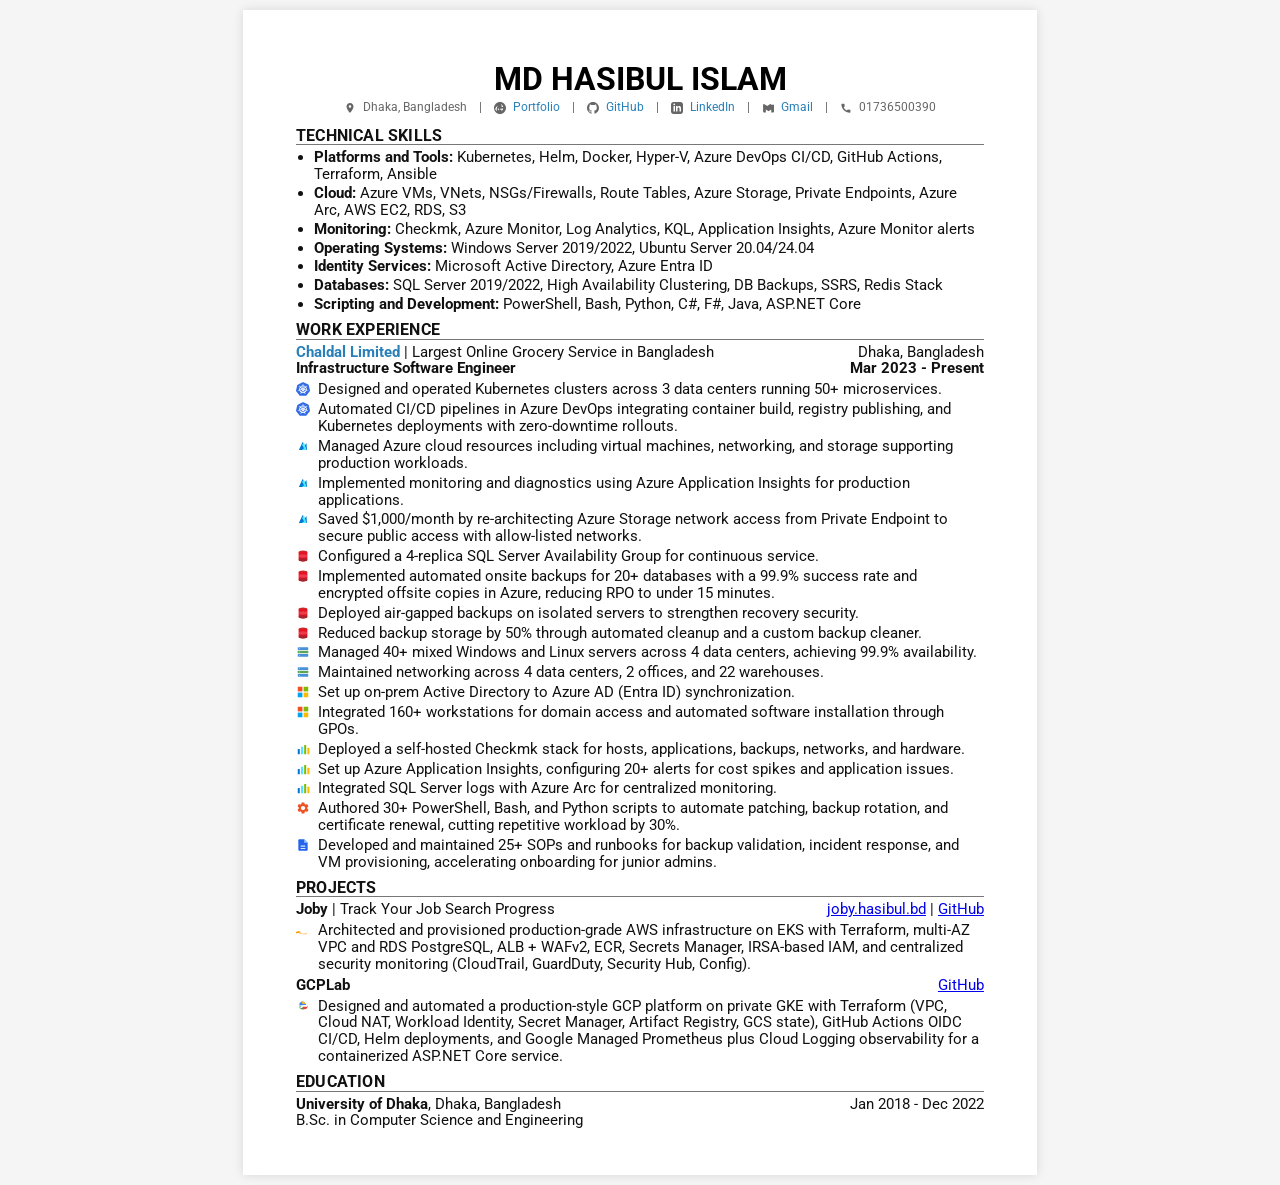
<file: Resume/resume.html>
<!DOCTYPE html>
<html lang="en">
<head>
    <meta charset="UTF-8">
    <meta name="viewport" content="width=device-width, initial-scale=1.0">
    <title>MD Hasibul Islam - Resume</title>
    <style>
        @import url('https://fonts.googleapis.com/css2?family=Roboto:wght@300;400;500;700&display=swap');

        :root {
            --accent-color: #2980b9;
            --light-text: #666;
        }
        * {
            box-sizing: border-box;
            margin: 0;
            padding: 0;
        }
        body {
            background: #f5f5f5;
            color: #111;
            font-family: 'Roboto', sans-serif;
            font-size: 11pt;
            line-height: 1.15;
        }
        .page {
            width: 210mm;
            min-height: 297mm;
            margin: 10px auto;
            padding: 14mm 14mm 12mm;
            background: #fff;
            box-shadow: 0 0 10px rgba(0, 0, 0, 0.12);
        }
        header {
            margin-bottom: 12px;
            text-align: center;
        }
        h1 {
            margin-bottom: 6px;
            color: #000;
            font-size: 24pt;
            font-weight: 700;
            line-height: 1;
            text-transform: uppercase;
        }
        .contact-info {
            display: flex;
            justify-content: center;
            flex-wrap: wrap;
            gap: 12px;
            color: var(--light-text);
            font-size: 9pt;
        }
        .contact-info span {
            display: flex;
            align-items: center;
            gap: 4px;
        }
        .contact-info a {
            color: var(--accent-color);
            text-decoration: none;
        }
        .icon {
            display: inline-block;
            width: 12px;
            height: 12px;
            margin-right: 3px;
            fill: currentColor;
            vertical-align: middle;
        }
        h2 {
            margin: 8px 0 4px;
            border-bottom: 1px solid #777;
            color: #111;
            font-size: 12pt;
            font-variant: small-caps;
            font-weight: 700;
            letter-spacing: 0.2px;
            line-height: 1.1;
            text-transform: uppercase;
        }
        .skills-list {
            margin-left: 18px;
        }
        li {
            margin-bottom: 2px;
        }
        .role-list {
            list-style: none;
            margin: 4px 0 0;
            padding: 0;
        }
        .role-item {
            display: flex;
            align-items: flex-start;
            gap: 8px;
            margin-bottom: 3px;
        }
        .role-icon {
            flex: 0 0 14px;
            width: 14px;
            height: 14px;
            margin-top: 1px;
        }
        .role-icon svg {
            display: block;
            width: 14px;
            height: 14px;
        }
        .icon-defs {
            position: absolute;
            width: 0;
            height: 0;
            overflow: hidden;
        }
        .role-text {
            flex: 1;
        }
        .entry-header {
            display: flex;
            justify-content: space-between;
            gap: 16px;
            margin-top: 4px;
        }
        .entry-title {
            font-weight: 700;
        }
        .entry-title a {
            color: var(--accent-color);
            text-decoration: none;
        }
        .entry-location,
        .entry-date {
            white-space: nowrap;
        }
        .role-title {
            display: flex;
            justify-content: space-between;
            gap: 16px;
            font-weight: 700;
        }
        .education-meta {
            display: flex;
            justify-content: space-between;
            gap: 16px;
        }
        @page {
            size: A4;
            margin: 8mm;
        }
        @media print {
            html,
            body {
                background: #fff;
            }
            .page {
                width: auto;
                min-height: auto;
                margin: 0;
                padding: 0;
                box-shadow: none;
            }
            a {
                color: inherit;
                text-decoration: none;
            }
        }
    </style>
</head>
<body>
    <main class="page">
        <header>
            <h1>MD Hasibul Islam</h1>
            <div class="contact-info">
                <span>
                    <svg class="icon" viewBox="0 0 24 24" aria-hidden="true"><path d="M12 2C8.13 2 5 5.13 5 9c0 5.25 7 13 7 13s7-7.75 7-13c0-3.87-3.13-7-7-7zm0 9.5c-1.38 0-2.5-1.12-2.5-2.5s1.12-2.5 2.5-2.5 2.5 1.12 2.5 2.5-1.12 2.5-2.5 2.5z"/></svg>
                    Dhaka, Bangladesh
                </span>
                <span>|</span>
                <span>
                    <svg class="icon" viewBox="0 0 24 24" aria-hidden="true"><path d="M12 0c-6.627 0-12 5.373-12 12s5.373 12 12 12 12-5.373 12-12-5.373-12-12-12zm1 16.057v-3.057h2.994c-.059 1.143-.212 2.24-.456 3.279-.823-.12-1.674-.222-2.538-.222zm-2 0c-.864 0-1.715.102-2.538.222-.244-1.039-.397-2.136-.456-3.279h2.994v3.057zm-4.761-3.057h-3.123c.526-2.516 2.157-4.576 4.356-5.694-1.018 1.63-1.677 3.565-1.233 5.694zm7.761-8.751c2.199 1.118 3.83 3.178 4.356 5.694h-3.123c.444-2.129-.215-4.064-1.233-5.694zm-1.554 5.694c-.225-1.632-.688-3.167-1.34-4.542-.652 1.375-1.115 2.91-1.34 4.542h2.68zm-5.751 8.751c-2.199-1.118-3.83-3.178-4.356-5.694h3.123c-.444 2.129.215 4.064 1.233 5.694zm7.305 0c1.018-1.63 1.677-3.565 1.233-5.694h3.123c-.526 2.516-2.157 4.576-4.356 5.694zm-1.554-5.694h-2.68c.225 1.632.688 3.167 1.34 4.542.652-1.375 1.115-2.91 1.34-4.542z"/></svg>
                    <a href="http://hasibul.bd/">Portfolio</a>
                </span>
                <span>|</span>
                <span>
                    <svg class="icon" viewBox="0 0 24 24" aria-hidden="true"><path d="M12 0c-6.626 0-12 5.373-12 12 0 5.302 3.438 9.8 8.207 11.387.599.111.793-.261.793-.577v-2.234c-3.338.726-4.033-1.416-4.033-1.416-.546-1.387-1.333-1.756-1.333-1.756-1.089-.745.083-.729.083-.729 1.205.084 1.839 1.237 1.839 1.237 1.07 1.834 2.807 1.304 3.492.997.107-.775.418-1.305.762-1.604-2.665-.305-5.467-1.334-5.467-5.931 0-1.311.469-2.381 1.236-3.221-.124-.303-.535-1.524.117-3.176 0 0 1.008-.322 3.301 1.23.957-.266 1.983-.399 3.003-.404 1.02.005 2.047.138 3.006.404 2.291-1.552 3.297-1.23 3.297-1.23.653 1.653.242 2.874.118 3.176.77.84 1.235 1.911 1.235 3.221 0 4.609-2.807 5.624-5.479 5.921.43.372.823 1.102.823 2.222v3.293c0 .319.192.694.801.576 4.765-1.589 8.199-6.086 8.199-11.386 0-6.627-5.373-12-12-12z"/></svg>
                    <a href="https://github.com/SBSojib">GitHub</a>
                </span>
                <span>|</span>
                <span>
                    <svg class="icon" viewBox="0 0 24 24" aria-hidden="true"><path d="M19 0h-14c-2.761 0-5 2.239-5 5v14c0 2.761 2.239 5 5 5h14c2.762 0 5-2.239 5-5v-14c0-2.761-2.238-5-5-5zm-11 19h-3v-11h3v11zm-1.5-12.268c-.966 0-1.75-.79-1.75-1.764s.784-1.764 1.75-1.764 1.75.79 1.75 1.764-.783 1.764-1.75 1.764zm13.5 12.268h-3v-5.604c0-3.368-4-3.113-4 0v5.604h-3v-11h3v1.765c1.396-2.586 7-2.777 7 2.476v6.759z"/></svg>
                    <a href="https://linkedin.com/in/md-hasibul-islam-832214260/">LinkedIn</a>
                </span>
                <span>|</span>
                <span>
                    <svg class="icon" viewBox="0 0 24 24" aria-hidden="true"><path d="M24 5.457v13.909c0 .904-.732 1.636-1.636 1.636h-3.819v-5.818l-5.455 3.455-5.455-3.455v5.818h-3.818c-.904 0-1.636-.732-1.636-1.636v-13.909c0-.904.732-1.636 1.636-1.636 0 0 5.355 3.273 6.545 4 1.191-.727 6.545-4 6.545-4 .904 0 1.636.732 1.636 1.636z"/></svg>
                    <a href="mailto:sojib.24csedu.037@gmail.com">Gmail</a>
                </span>
                <span>|</span>
                <span>
                    <svg class="icon" viewBox="0 0 24 24" aria-hidden="true"><path d="M20.01 15.38c-1.23 0-2.42-.2-3.53-.56-.35-.12-.74-.03-1.01.24l-1.57 1.97c-2.83-1.44-5.15-3.75-6.59-6.59l1.97-1.57c.27-.28.36-.67.25-1.02-.37-1.11-.56-2.3-.56-3.53 0-.54-.45-.99-.99-.99h-4.16c-.55 0-1 .45-1 1 0 9.39 7.61 17 17 17 .55 0 1-.45 1-1v-4.16c0-.54-.45-.99-.99-.99z"/></svg>
                    01736500390
                </span>
            </div>
        </header>
        <section>
            <h2>Technical Skills</h2>
            <ul class="skills-list">
                <li><strong>Platforms and Tools:</strong> Kubernetes, Helm, Docker, Hyper-V, Azure DevOps CI/CD, GitHub Actions, Terraform, Ansible</li>
                <li><strong>Cloud:</strong> Azure VMs, VNets, NSGs/Firewalls, Route Tables, Azure Storage, Private Endpoints, Azure Arc, AWS EC2, RDS, S3</li>
                <li><strong>Monitoring:</strong> Checkmk, Azure Monitor, Log Analytics, KQL, Application Insights, Azure Monitor alerts</li>
                <li><strong>Operating Systems:</strong> Windows Server 2019/2022, Ubuntu Server 20.04/24.04</li>
                <li><strong>Identity Services:</strong> Microsoft Active Directory, Azure Entra ID</li>
                <li><strong>Databases:</strong> SQL Server 2019/2022, High Availability Clustering, DB Backups, SSRS, Redis Stack</li>
                <li><strong>Scripting and Development:</strong> PowerShell, Bash, Python, C#, F#, Java, ASP.NET Core</li>
            </ul>
        </section>
        <section>
            <h2>Work Experience</h2>
            <div class="entry-header">
                <div><span class="entry-title"><a href="https://chaldal.com/">Chaldal Limited</a></span> | Largest Online Grocery Service in Bangladesh</div>
                <div class="entry-location">Dhaka, Bangladesh</div>
            </div>
            <div class="role-title">
                <div>Infrastructure Software Engineer</div>
                <div class="entry-date">Mar 2023 - Present</div>
            </div>
            <svg xmlns="http://www.w3.org/2000/svg" class="icon-defs" aria-hidden="true" focusable="false">
                <symbol id="icon-infra" viewBox="0 0 24 24">
                    <rect x="3" y="4" width="18" height="4.5" rx="1" fill="#4A90D9"/>
                    <rect x="3" y="9.75" width="18" height="4.5" rx="1" fill="#5BA55B"/>
                    <rect x="3" y="15.5" width="18" height="4.5" rx="1" fill="#4A90D9"/>
                    <circle cx="6" cy="6.25" r="0.8" fill="#fff"/>
                    <circle cx="6" cy="12" r="0.8" fill="#fff"/>
                    <circle cx="6" cy="17.75" r="0.8" fill="#fff"/>
                </symbol>
                <symbol id="icon-k8s" viewBox="0 0 24 24">
                    <path fill="#326CE5" d="M10.204 14.35l.007.01-.999 2.413a5.171 5.171 0 0 1-2.075-2.597l2.578-.437.004.005a.44.44 0 0 1 .484.606zm-.833-2.129a.44.44 0 0 0 .173-.756l.002-.011L7.585 9.7a5.143 5.143 0 0 0-.73 3.255l2.514-.725.002-.009zm1.145-1.98a.44.44 0 0 0 .699-.337l.01-.005.15-2.62a5.144 5.144 0 0 0-3.01 1.442l2.147 1.523.004-.002zm.76 2.75l.723.349.722-.347.18-.78-.5-.623h-.804l-.5.623.179.779zm1.5-3.095a.44.44 0 0 0 .7.336l.008.003 2.134-1.513a5.188 5.188 0 0 0-2.992-1.442l.148 2.615.002.001zm10.876 5.97l-5.773 7.181a1.6 1.6 0 0 1-1.248.594l-9.261.003a1.6 1.6 0 0 1-1.247-.596l-5.776-7.18a1.583 1.583 0 0 1-.307-1.34L2.1 5.573c.108-.47.425-.864.863-1.073L11.305.513a1.606 1.606 0 0 1 1.385 0l8.345 3.985c.438.209.755.604.863 1.073l2.062 8.955c.108.47-.005.963-.308 1.34zm-3.289-2.057c-.042-.01-.103-.026-.145-.034-.174-.033-.315-.025-.479-.038-.35-.037-.638-.067-.895-.148-.105-.04-.18-.165-.216-.216l-.201-.059a6.45 6.45 0 0 0-.105-2.332 6.465 6.465 0 0 0-.936-2.163c.052-.047.15-.133.177-.159.008-.09.001-.183.094-.282.197-.185.444-.338.743-.522.142-.084.273-.137.415-.242.032-.024.076-.062.11-.089.24-.191.295-.52.123-.736-.172-.216-.506-.236-.745-.045-.034.027-.08.062-.111.088-.134.116-.217.23-.33.35-.246.25-.45.458-.673.609-.097.056-.239.037-.303.033l-.19.135a6.545 6.545 0 0 0-4.146-2.003l-.012-.223c-.065-.062-.143-.115-.163-.25-.022-.268.015-.557.057-.905.023-.163.061-.298.068-.475.001-.04-.001-.099-.001-.142 0-.306-.224-.555-.5-.555-.275 0-.499.249-.499.555l.001.014c0 .041-.002.092 0 .128.006.177.044.312.067.475.042.348.078.637.056.906a.545.545 0 0 1-.162.258l-.012.211a6.424 6.424 0 0 0-4.166 2.003 8.373 8.373 0 0 1-.18-.128c-.09.012-.18.04-.297-.029-.223-.15-.427-.358-.673-.608-.113-.12-.195-.234-.329-.349-.03-.026-.077-.062-.111-.088a.594.594 0 0 0-.348-.132.481.481 0 0 0-.398.176c-.172.216-.117.546.123.737l.007.005.104.083c.142.105.272.159.414.242.299.185.546.338.743.522.076.082.09.226.1.288l.16.143a6.462 6.462 0 0 0-1.02 4.506l-.208.06c-.055.072-.133.184-.215.217-.257.081-.546.11-.895.147-.164.014-.305.006-.48.039-.037.007-.09.02-.133.03l-.004.002-.007.002c-.295.071-.484.342-.423.608.061.267.349.429.645.365l.007-.001.01-.003.129-.029c.17-.046.294-.113.448-.172.33-.118.604-.217.87-.256.112-.009.23.069.288.101l.217-.037a6.5 6.5 0 0 0 2.88 3.596l-.09.218c.033.084.069.199.044.282-.097.252-.263.517-.452.813-.091.136-.185.242-.268.399-.02.037-.045.095-.064.134-.128.275-.034.591.213.71.248.12.556-.007.69-.282v-.002c.02-.039.046-.09.062-.127.07-.162.094-.301.144-.458.132-.332.205-.68.387-.897.05-.06.13-.082.215-.105l.113-.205a6.453 6.453 0 0 0 4.609.012l.106.192c.086.028.18.042.256.155.136.232.229.507.342.84.05.156.074.295.145.457.016.037.043.09.062.129.133.276.442.402.69.282.247-.118.341-.435.213-.71-.02-.039-.045-.096-.065-.134-.083-.156-.177-.261-.268-.398-.19-.296-.346-.541-.443-.793-.04-.13.007-.21.038-.294-.018-.022-.059-.144-.083-.202a6.499 6.499 0 0 0 2.88-3.622c.064.01.176.03.213.038.075-.05.144-.114.28-.104.266.039.54.138.87.256.154.06.277.128.448.173.036.01.088.019.13.028l.009.003.007.001c.297.064.584-.098.645-.365.06-.266-.128-.537-.423-.608zM16.4 9.701l-1.95 1.746v.005a.44.44 0 0 0 .173.757l.003.01 2.526.728a5.199 5.199 0 0 0-.108-1.674A5.208 5.208 0 0 0 16.4 9.7zm-4.013 5.325a.437.437 0 0 0-.404-.232.44.44 0 0 0-.372.233h-.002l-1.268 2.292a5.164 5.164 0 0 0 3.326.003l-1.27-2.296h-.01zm1.888-1.293a.44.44 0 0 0-.27.036.44.44 0 0 0-.214.572l-.003.004 1.01 2.438a5.15 5.15 0 0 0 2.081-2.615l-2.6-.44-.004.005z"/>
                </symbol>
                <symbol id="icon-azure" viewBox="0 0 24 24">
                    <path fill="#0078D4" d="M5.2 18.9h13.6L17.9 6.8l-3.1 4.6-3.7-6.1L5.2 18.9z"/>
                    <path fill="#50E6FF" d="M10.2 18.9h7.8L13.5 5.1l-3.1 5.1 3.4 5.6-3.6 3.1z"/>
                    <path fill="#0078D4" d="M5.2 18.9h5.1L8.9 12.3 5.2 18.9z"/>
                </symbol>
                <symbol id="icon-aws" viewBox="0 0 24 24">
                    <path fill="#FF9900" d="M5.25 15.75c3.75 3 8.99 3.43 13.19 1.87.59-.24 1.08.49.49.77C14.18 20.19 7.31 19.68 3.04 15.99c-.44-.38-.04-1.07.48-.78 1.27.82 2.77 1.41 4.73 1.54z"/>
                    <path fill="#FF9900" d="M6.76 14.18c-.48-.62-2.45-.8-3.38-.37-.12.06-.14.2-.03.27 1.03.61 2.97 1.07 3.32 1.29.35.22.03.7-.34.87-1.56.74-4.41 1.41-6.84 1.41-.57 0-1.03-.04-1.45-.09-.19-.59.05-1.17.5-1.45 2.53-1.56 5.98-1.8 9.15-.71.44.15.26.86-.19.76-1.48-.34-3.11-.42-4.64-.28z"/>
                </symbol>
                <symbol id="icon-gcp" viewBox="0 0 24 24">
                    <path fill="#4285F4" d="M12.19 10.36h5.54l-2.78-4.47C13.98 4.88 12.54 4.2 11 4.2 8.09 4.2 5.74 6.55 5.74 9.46c0 .76.17 1.48.47 2.13l5.98-1.23z"/>
                    <path fill="#34A853" d="M5.74 12.81c0 2.91 2.35 5.26 5.26 5.26 1.54 0 2.98-.67 3.95-1.82l-2.58-2.2-4.63 1.92c-.57-1.51-.17-3.22 1-4.16z"/>
                    <path fill="#FBBC05" d="M11 4.2c-.65 0-1.27.12-1.84.34l2.2 4.02h5.37C15.53 6 13.44 4.2 11 4.2z"/>
                    <path fill="#EA4335" d="M18.73 13.18h-6.81l-1.05 3.87c1.18.45 2.48.68 3.83.68 2.91 0 5.26-2.35 5.26-5.26 0-.44-.06-.87-.17-1.29z"/>
                </symbol>
                <symbol id="icon-database" viewBox="0 0 24 24">
                    <ellipse cx="12" cy="5.5" rx="7.5" ry="2.8" fill="#CC2929"/>
                    <path fill="#E81123" d="M4.5 5.5v13c0 1.55 3.36 2.8 7.5 2.8s7.5-1.25 7.5-2.8v-13H4.5z"/>
                    <ellipse cx="12" cy="12" rx="7.5" ry="2.8" fill="#FFFFFF" opacity="0.18"/>
                    <ellipse cx="12" cy="18.5" rx="7.5" ry="2.8" fill="#A4262C"/>
                </symbol>
                <symbol id="icon-identity" viewBox="0 0 24 24">
                    <rect x="3" y="3" width="8" height="8" fill="#F25022"/>
                    <rect x="13" y="3" width="8" height="8" fill="#7FBA00"/>
                    <rect x="3" y="13" width="8" height="8" fill="#00A4EF"/>
                    <rect x="13" y="13" width="8" height="8" fill="#FFB900"/>
                </symbol>
                <symbol id="icon-monitor" viewBox="0 0 24 24">
                    <rect x="3" y="12" width="3.5" height="9" rx="0.5" fill="#0078D4"/>
                    <rect x="8.5" y="8" width="3.5" height="13" rx="0.5" fill="#50E6FF"/>
                    <rect x="14" y="5" width="3.5" height="16" rx="0.5" fill="#7FBA00"/>
                    <rect x="19.5" y="10" width="3.5" height="11" rx="0.5" fill="#FFB900"/>
                </symbol>
                <symbol id="icon-automation" viewBox="0 0 24 24">
                    <path fill="#F05123" d="M19.14 12.94c.04-.31.06-.63.06-.94 0-.31-.02-.63-.06-.94l2.03-1.58c.18-.14.23-.41.12-.61l-1.92-3.32c-.12-.22-.37-.29-.59-.22l-2.39.96c-.5-.38-1.05-.7-1.65-.94l-.36-2.54c-.04-.24-.24-.41-.48-.41h-3.84c-.24 0-.43.17-.47.41l-.36 2.54c-.6.24-1.15.56-1.65.94l-2.39-.96c-.22-.09-.47-.02-.59.22L2.74 8.87c-.12.21-.08.47.12.61l2.03 1.58c-.04.31-.06.63-.06.94s.02.63.06.94l-2.03 1.58c-.18.14-.23.41-.12.61l1.92 3.32c.12.22.37.29.59.22l2.39-.96c.5.38 1.05.7 1.65.94l.36 2.54c.05.24.24.41.48.41h3.84c.24 0 .44-.17.47-.41l.36-2.54c.6-.24 1.15-.56 1.65-.94l2.39.96c.22.08.47.01.59-.22l1.92-3.32c.12-.22.07-.47-.12-.61l-2.01-1.58zM12 15.6c-1.98 0-3.6-1.62-3.6-3.6s1.62-3.6 3.6-3.6 3.6 1.62 3.6 3.6-1.62 3.6-3.6 3.6z"/>
                </symbol>
                <symbol id="icon-docs" viewBox="0 0 24 24">
                    <path fill="#2563EB" d="M14 2H6c-1.1 0-2 .9-2 2v16c0 1.1.9 2 2 2h12c1.1 0 2-.9 2-2V8l-6-6z"/>
                    <path fill="#93C5FD" d="M14 2v6h6"/>
                    <path fill="#DBEAFE" d="M8 13h8v2H8zm0 4h8v2H8z"/>
                </symbol>
            </svg>
            <ul class="role-list">
                <li class="role-item">
                    <span class="role-icon"><svg viewBox="0 0 24 24" aria-hidden="true"><use href="#icon-k8s"/></svg></span>
                    <span class="role-text">Designed and operated Kubernetes clusters across 3 data centers running 50+ microservices.</span>
                </li>
                <li class="role-item">
                    <span class="role-icon"><svg viewBox="0 0 24 24" aria-hidden="true"><use href="#icon-k8s"/></svg></span>
                    <span class="role-text">Automated CI/CD pipelines in Azure DevOps integrating container build, registry publishing, and Kubernetes deployments with zero-downtime rollouts.</span>
                </li>
                <li class="role-item">
                    <span class="role-icon"><svg viewBox="0 0 24 24" aria-hidden="true"><use href="#icon-azure"/></svg></span>
                    <span class="role-text">Managed Azure cloud resources including virtual machines, networking, and storage supporting production workloads.</span>
                </li>
                <li class="role-item">
                    <span class="role-icon"><svg viewBox="0 0 24 24" aria-hidden="true"><use href="#icon-azure"/></svg></span>
                    <span class="role-text">Implemented monitoring and diagnostics using Azure Application Insights for production applications.</span>
                </li>
                <li class="role-item">
                    <span class="role-icon"><svg viewBox="0 0 24 24" aria-hidden="true"><use href="#icon-azure"/></svg></span>
                    <span class="role-text">Saved $1,000/month by re-architecting Azure Storage network access from Private Endpoint to secure public access with allow-listed networks.</span>
                </li>
                <li class="role-item">
                    <span class="role-icon"><svg viewBox="0 0 24 24" aria-hidden="true"><use href="#icon-database"/></svg></span>
                    <span class="role-text">Configured a 4-replica SQL Server Availability Group for continuous service.</span>
                </li>
                <li class="role-item">
                    <span class="role-icon"><svg viewBox="0 0 24 24" aria-hidden="true"><use href="#icon-database"/></svg></span>
                    <span class="role-text">Implemented automated onsite backups for 20+ databases with a 99.9% success rate and encrypted offsite copies in Azure, reducing RPO to under 15 minutes.</span>
                </li>
                <li class="role-item">
                    <span class="role-icon"><svg viewBox="0 0 24 24" aria-hidden="true"><use href="#icon-database"/></svg></span>
                    <span class="role-text">Deployed air-gapped backups on isolated servers to strengthen recovery security.</span>
                </li>
                <li class="role-item">
                    <span class="role-icon"><svg viewBox="0 0 24 24" aria-hidden="true"><use href="#icon-database"/></svg></span>
                    <span class="role-text">Reduced backup storage by 50% through automated cleanup and a custom backup cleaner.</span>
                </li>
                <li class="role-item">
                    <span class="role-icon"><svg viewBox="0 0 24 24" aria-hidden="true"><use href="#icon-infra"/></svg></span>
                    <span class="role-text">Managed 40+ mixed Windows and Linux servers across 4 data centers, achieving 99.9% availability.</span>
                </li>
                <li class="role-item">
                    <span class="role-icon"><svg viewBox="0 0 24 24" aria-hidden="true"><use href="#icon-infra"/></svg></span>
                    <span class="role-text">Maintained networking across 4 data centers, 2 offices, and 22 warehouses.</span>
                </li>
                <li class="role-item">
                    <span class="role-icon"><svg viewBox="0 0 24 24" aria-hidden="true"><use href="#icon-identity"/></svg></span>
                    <span class="role-text">Set up on-prem Active Directory to Azure AD (Entra ID) synchronization.</span>
                </li>
                <li class="role-item">
                    <span class="role-icon"><svg viewBox="0 0 24 24" aria-hidden="true"><use href="#icon-identity"/></svg></span>
                    <span class="role-text">Integrated 160+ workstations for domain access and automated software installation through GPOs.</span>
                </li>
                <li class="role-item">
                    <span class="role-icon"><svg viewBox="0 0 24 24" aria-hidden="true"><use href="#icon-monitor"/></svg></span>
                    <span class="role-text">Deployed a self-hosted Checkmk stack for hosts, applications, backups, networks, and hardware.</span>
                </li>
                <li class="role-item">
                    <span class="role-icon"><svg viewBox="0 0 24 24" aria-hidden="true"><use href="#icon-monitor"/></svg></span>
                    <span class="role-text">Set up Azure Application Insights, configuring 20+ alerts for cost spikes and application issues.</span>
                </li>
                <li class="role-item">
                    <span class="role-icon"><svg viewBox="0 0 24 24" aria-hidden="true"><use href="#icon-monitor"/></svg></span>
                    <span class="role-text">Integrated SQL Server logs with Azure Arc for centralized monitoring.</span>
                </li>
                <li class="role-item">
                    <span class="role-icon"><svg viewBox="0 0 24 24" aria-hidden="true"><use href="#icon-automation"/></svg></span>
                    <span class="role-text">Authored 30+ PowerShell, Bash, and Python scripts to automate patching, backup rotation, and certificate renewal, cutting repetitive workload by 30%.</span>
                </li>
                <li class="role-item">
                    <span class="role-icon"><svg viewBox="0 0 24 24" aria-hidden="true"><use href="#icon-docs"/></svg></span>
                    <span class="role-text">Developed and maintained 25+ SOPs and runbooks for backup validation, incident response, and VM provisioning, accelerating onboarding for junior admins.</span>
                </li>
            </ul>
        </section>
        <section>
            <h2>Projects</h2>
            <div class="entry-header">
                <div><span class="entry-title">Joby</span> | Track Your Job Search Progress</div>
                <div class="entry-location">
                    <a href="https://joby.hasibul.bd/">joby.hasibul.bd</a> |
                    <a href="https://github.com/SBSojib/Joby">GitHub</a>
                </div>
            </div>
            <ul class="role-list">
                <li class="role-item">
                    <span class="role-icon"><svg viewBox="0 0 24 24" aria-hidden="true"><use href="#icon-aws"/></svg></span>
                    <span class="role-text">Architected and provisioned production-grade AWS infrastructure on EKS with Terraform, multi-AZ VPC and RDS PostgreSQL, ALB + WAFv2, ECR, Secrets Manager, IRSA-based IAM, and centralized security monitoring (CloudTrail, GuardDuty, Security Hub, Config).</span>
                </li>
            </ul>
            <div class="entry-header">
                <div><span class="entry-title">GCPLab</span></div>
                <div class="entry-location">
                    <a href="https://github.com/SBSojib/GCPLab.Project">GitHub</a>
                </div>
            </div>
            <ul class="role-list">
                <li class="role-item">
                    <span class="role-icon"><svg viewBox="0 0 24 24" aria-hidden="true"><use href="#icon-gcp"/></svg></span>
                    <span class="role-text">Designed and automated a production-style GCP platform on private GKE with Terraform (VPC, Cloud NAT, Workload Identity, Secret Manager, Artifact Registry, GCS state), GitHub Actions OIDC CI/CD, Helm deployments, and Google Managed Prometheus plus Cloud Logging observability for a containerized ASP.NET Core service.</span>
                </li>
            </ul>
        </section>
        <section>
            <h2>Education</h2>
            <div class="education-meta">
                <div><strong>University of Dhaka</strong>, Dhaka, Bangladesh</div>
                <div class="entry-date">Jan 2018 - Dec 2022</div>
            </div>
            <div>B.Sc. in Computer Science and Engineering</div>
        </section>
    </main>
</body>
</html>
</file>
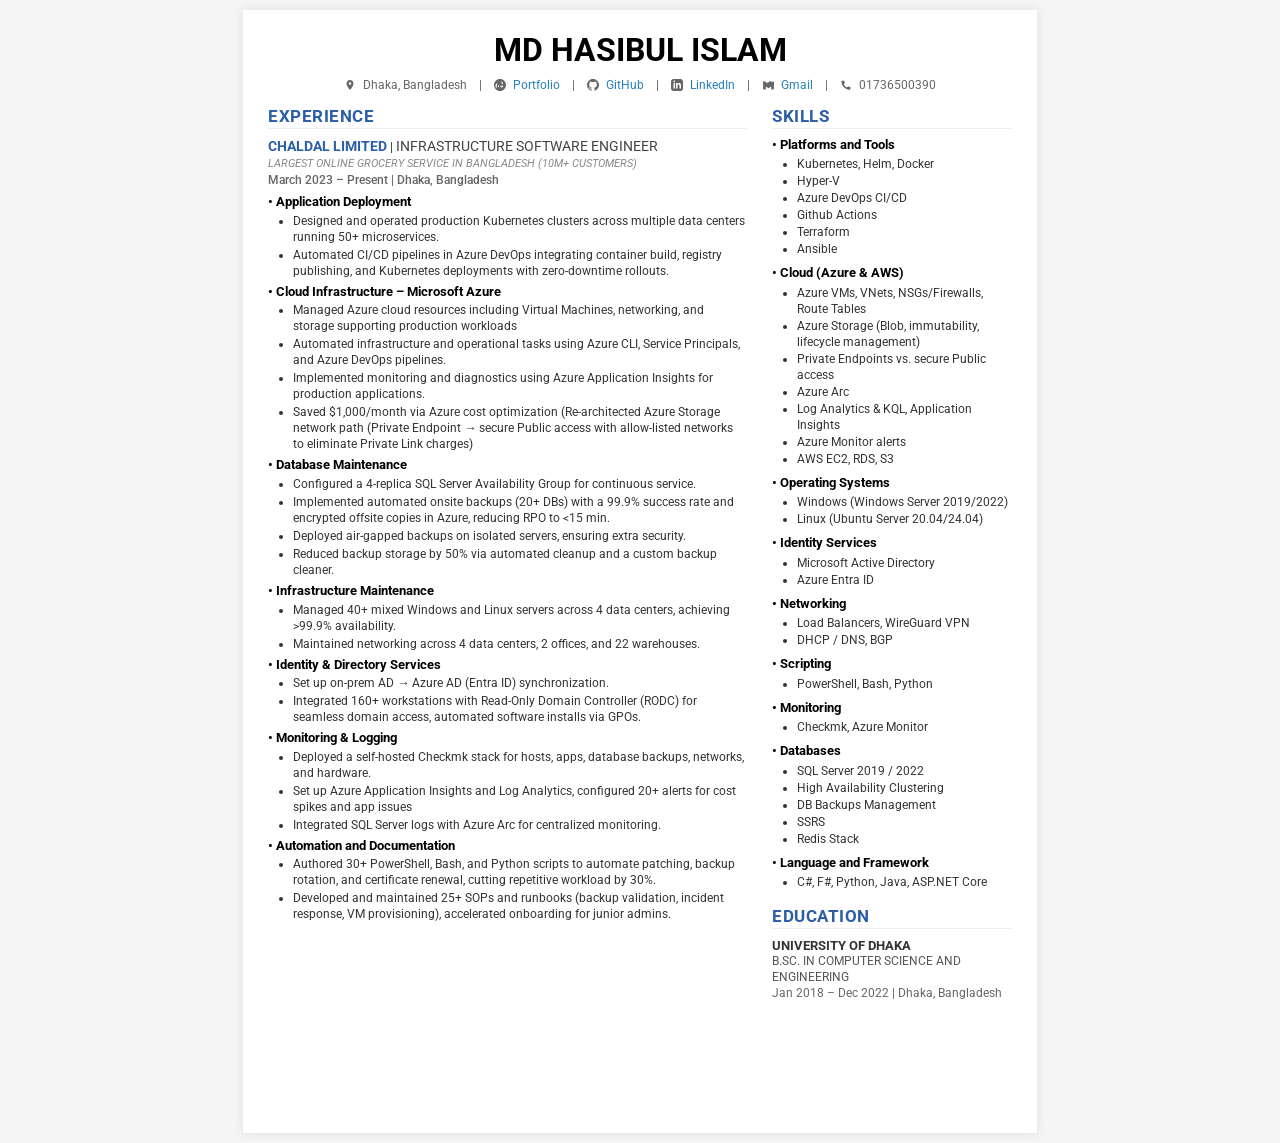
<file: Resume/resume0.html>
<!DOCTYPE html>
<html lang="en">
<head>
    <meta charset="UTF-8">
    <meta name="viewport" content="width=device-width, initial-scale=1.0">
    <title>MD Hasibul Islam - Resume</title>
    <style>
        @import url('https://fonts.googleapis.com/css2?family=Roboto:wght@300;400;500;700&display=swap');

        :root {
            --primary-color: #2c3e50;
            --secondary-color: #34495e;
            --accent-color: #2980b9;
            --text-color: #333;
            --light-text: #666;
            --border-color: #e0e0e0;
        }

        * {
            box-sizing: border-box;
            margin: 0;
            padding: 0;
        }

        body {
            font-family: 'Roboto', sans-serif;
            line-height: 1.3;
            color: var(--text-color);
            background-color: #f5f5f5;
            font-size: 9.25pt;
        }

        .container {
            max-width: 210mm; /* A4 width */
            margin: 10px auto;
            background: white;
            padding: 20px 25px;
            box-shadow: 0 0 10px rgba(0,0,0,0.1);
            min-height: 297mm; /* A4 height */
        }

        /* Header */
        header {
            text-align: center;
            margin-bottom: 12px;
        }

        h1 {
            font-size: 24pt;
            font-weight: 700;
            color: #000;
            margin-bottom: 6px;
            text-transform: uppercase;
        }

        .contact-info {
            display: flex;
            justify-content: center;
            gap: 12px;
            font-size: 9pt;
            color: var(--light-text);
            flex-wrap: wrap;
        }

        .contact-info span {
            display: flex;
            align-items: center;
            gap: 4px;
        }

        .contact-info a {
            color: var(--accent-color);
            text-decoration: none;
        }

        /* Layout */
        .main-content {
            display: flex;
            gap: 20px;
        }

        .left-column {
            flex: 2;
            padding-right: 5px;
        }

        .right-column {
            flex: 1;
        }

        /* Section Headings */
        h2 {
            font-size: 13pt;
            color: #2c5ea8; /* Matches the blue in the image */
            text-transform: uppercase;
            border-bottom: 1px solid #eee; /* Subtle underline if needed, image doesn't show strong one but structure implies it */
            margin-bottom: 8px;
            margin-top: 0;
            font-weight: 700;
            letter-spacing: 0.5px;
        }

        /* Experience Section */
        .job-header {
            margin-bottom: 2px;
        }

        .company-name {
            font-weight: 700;
            color: #2c5ea8;
            font-size: 10.5pt;
        }

        .job-title {
            font-weight: 400;
            color: #444;
            font-size: 10.5pt;
            text-transform: uppercase;
        }

        .company-desc {
            font-size: 8pt;
            color: #888;
            margin-bottom: 2px;
            font-style: italic;
        }

        .job-meta {
            font-size: 9pt;
            color: #666;
            margin-bottom: 6px;
            font-weight: 500;
        }

        .experience-item {
            margin-bottom: 10px;
        }

        .experience-sub-section {
            margin-bottom: 5px;
        }

        .sub-section-title {
            font-weight: 700;
            font-size: 9.5pt;
            margin-bottom: 2px;
            color: #000;
        }

        ul {
            list-style-type: disc;
            margin-left: 25px;
            margin-bottom: 2px;
        }

        li {
            margin-bottom: 2px;
            font-size: 9.25pt;
            color: #333;
        }

        /* Skills Section */
        .skills-section h3 {
            font-size: 9.5pt;
            font-weight: 700;
            margin-bottom: 3px;
            color: #000;
        }

        .skills-section ul {
            margin-left: 25px;
            margin-bottom: 8px;
        }
        
        .skills-section li {
             margin-bottom: 1px;
        }

        /* Education Section */
        .education-item {
            margin-bottom: 12px;
        }

        .uni-name {
            font-weight: 700;
            font-size: 10pt;
            color: #333;
            text-transform: uppercase;
        }

        .degree {
            font-size: 9pt;
            color: #555;
            text-transform: uppercase;
            margin-bottom: 1px;
        }

        .edu-meta {
            font-size: 9pt;
            color: #666;
        }

        /* Print Styles */
        @page {
            size: A4;
            margin: 5mm; /* Small margin for print */
        }

        @media print {
            html, body {
                margin: 0;
                padding: 0;
                background: white;
            }
            .container {
                box-shadow: none;
                margin: 0;
                padding: 5mm 5mm 0 5mm; /* Reduced top padding specifically for print */
                width: 100%;
                max-width: none;
                min-height: auto;
            }
            a {
                text-decoration: none;
                color: inherit;
            }
            /* Ensure content doesn't break awkwardly */
            h2, h3, .job-header, .sub-section-title {
                page-break-after: avoid;
            }
            /* REMOVED page-break-inside: avoid for .experience-item to prevent massive gaps */
            .education-item, .skills-section {
                page-break-inside: avoid;
            }
        }
        
        /* Icons */
        .icon {
            width: 12px;
            height: 12px;
            fill: currentColor;
            display: inline-block;
            vertical-align: middle;
            margin-right: 3px;
        }
    </style>
</head>
<body>

<div class="container">
    <header>
        <h1>MD Hasibul Islam</h1>
        <div class="contact-info">
            <span>
                <svg class="icon" viewBox="0 0 24 24"><path d="M12 2C8.13 2 5 5.13 5 9c0 5.25 7 13 7 13s7-7.75 7-13c0-3.87-3.13-7-7-7zm0 9.5c-1.38 0-2.5-1.12-2.5-2.5s1.12-2.5 2.5-2.5 2.5 1.12 2.5 2.5-1.12 2.5-2.5 2.5z"/></svg>
                Dhaka, Bangladesh
            </span>
            <span>|</span>
            <span>
                <svg class="icon" viewBox="0 0 24 24"><path d="M12 0c-6.627 0-12 5.373-12 12s5.373 12 12 12 12-5.373 12-12-5.373-12-12-12zm1 16.057v-3.057h2.994c-.059 1.143-.212 2.24-.456 3.279-.823-.12-1.674-.222-2.538-.222zm-2 0c-.864 0-1.715.102-2.538.222-.244-1.039-.397-2.136-.456-3.279h2.994v3.057zm-4.761-3.057h-3.123c.526-2.516 2.157-4.576 4.356-5.694-1.018 1.63-1.677 3.565-1.233 5.694zm7.761-8.751c2.199 1.118 3.83 3.178 4.356 5.694h-3.123c.444-2.129-.215-4.064-1.233-5.694zm-1.554 5.694c-.225-1.632-.688-3.167-1.34-4.542-.652 1.375-1.115 2.91-1.34 4.542h2.68zm-5.751 8.751c-2.199-1.118-3.83-3.178-4.356-5.694h3.123c-.444 2.129.215 4.064 1.233 5.694zm7.305 0c1.018-1.63 1.677-3.565 1.233-5.694h3.123c-.526 2.516-2.157 4.576-4.356 5.694zm-1.554-5.694h-2.68c.225 1.632.688 3.167 1.34 4.542.652-1.375 1.115-2.91 1.34-4.542z"/></svg>
                <a href="http://hasibul.bd/">Portfolio</a>
            </span>
            <span>|</span>
            <span>
                <svg class="icon" viewBox="0 0 24 24"><path d="M12 0c-6.626 0-12 5.373-12 12 0 5.302 3.438 9.8 8.207 11.387.599.111.793-.261.793-.577v-2.234c-3.338.726-4.033-1.416-4.033-1.416-.546-1.387-1.333-1.756-1.333-1.756-1.089-.745.083-.729.083-.729 1.205.084 1.839 1.237 1.839 1.237 1.07 1.834 2.807 1.304 3.492.997.107-.775.418-1.305.762-1.604-2.665-.305-5.467-1.334-5.467-5.931 0-1.311.469-2.381 1.236-3.221-.124-.303-.535-1.524.117-3.176 0 0 1.008-.322 3.301 1.23.957-.266 1.983-.399 3.003-.404 1.02.005 2.047.138 3.006.404 2.291-1.552 3.297-1.23 3.297-1.23.653 1.653.242 2.874.118 3.176.77.84 1.235 1.911 1.235 3.221 0 4.609-2.807 5.624-5.479 5.921.43.372.823 1.102.823 2.222v3.293c0 .319.192.694.801.576 4.765-1.589 8.199-6.086 8.199-11.386 0-6.627-5.373-12-12-12z"/></svg>
                <a href="https://github.com/SBSojib">GitHub</a>
            </span>
            <span>|</span>
            <span>
                <svg class="icon" viewBox="0 0 24 24"><path d="M19 0h-14c-2.761 0-5 2.239-5 5v14c0 2.761 2.239 5 5 5h14c2.762 0 5-2.239 5-5v-14c0-2.761-2.238-5-5-5zm-11 19h-3v-11h3v11zm-1.5-12.268c-.966 0-1.75-.79-1.75-1.764s.784-1.764 1.75-1.764 1.75.79 1.75 1.764-.783 1.764-1.75 1.764zm13.5 12.268h-3v-5.604c0-3.368-4-3.113-4 0v5.604h-3v-11h3v1.765c1.396-2.586 7-2.777 7 2.476v6.759z"/></svg>
                <a href="https://linkedin.com/in/md-hasibul-islam-832214260/">LinkedIn</a>
            </span>
            <span>|</span>
            <span>
                <svg class="icon" viewBox="0 0 24 24"><path d="M24 5.457v13.909c0 .904-.732 1.636-1.636 1.636h-3.819v-5.818l-5.455 3.455-5.455-3.455v5.818h-3.818c-.904 0-1.636-.732-1.636-1.636v-13.909c0-.904.732-1.636 1.636-1.636 0 0 5.355 3.273 6.545 4 1.191-.727 6.545-4 6.545-4 .904 0 1.636.732 1.636 1.636z"/></svg>
                <a href="mailto:sojib.24csedu.037@gmail.com">Gmail</a>
            </span>
            <span>|</span>
            <span>
                <svg class="icon" viewBox="0 0 24 24"><path d="M20.01 15.38c-1.23 0-2.42-.2-3.53-.56-.35-.12-.74-.03-1.01.24l-1.57 1.97c-2.83-1.44-5.15-3.75-6.59-6.59l1.97-1.57c.27-.28.36-.67.25-1.02-.37-1.11-.56-2.3-.56-3.53 0-.54-.45-.99-.99-.99h-4.16c-.55 0-1 .45-1 1 0 9.39 7.61 17 17 17 .55 0 1-.45 1-1v-4.16c0-.54-.45-.99-.99-.99z"/></svg>
                01736500390
            </span>
        </div>
    </header>

    <div class="main-content">
        <div class="left-column">
            <h2>EXPERIENCE</h2>
            
            <div class="experience-item">
                <div class="job-header">
                    <span class="company-name">CHALDAL LIMITED</span> | <span class="job-title">INFRASTRUCTURE SOFTWARE ENGINEER</span>
                </div>
                <div class="company-desc">LARGEST ONLINE GROCERY SERVICE IN BANGLADESH (10M+ CUSTOMERS)</div>
                <div class="job-meta">March 2023 – Present | Dhaka, Bangladesh</div>
                

                <div class="experience-sub-section">
                    <div class="sub-section-title">• Application Deployment</div>
                    <ul>
                        <li>Designed and operated production Kubernetes clusters across multiple data centers running 50+ microservices.</li>
                        <li>Automated CI/CD pipelines in Azure DevOps integrating container build, registry publishing, and Kubernetes deployments with zero-downtime rollouts.</li>
                    </ul>
                </div>

                <div class="experience-sub-section">
                    <div class="sub-section-title">• Cloud Infrastructure – Microsoft Azure</div>
                    <ul>
                        <li>Managed Azure cloud resources including Virtual Machines, networking, and storage supporting production workloads</li>
                        <li>Automated infrastructure and operational tasks using Azure CLI, Service Principals, and Azure DevOps pipelines.</li>
                        <li>Implemented monitoring and diagnostics using Azure Application Insights for production applications.</li>
                        <li>Saved $1,000/month via Azure cost optimization (Re-architected Azure Storage network path (Private Endpoint → secure Public access with allow-listed networks to eliminate Private Link charges)</li>
                    </ul>
                </div>

                <div class="experience-sub-section">
                    <div class="sub-section-title">• Database Maintenance</div>
                    <ul>
                        <li>Configured a 4-replica SQL Server Availability Group for continuous service.</li>
                        <li>Implemented automated onsite backups (20+ DBs) with a 99.9% success rate and encrypted offsite copies in Azure, reducing RPO to &lt;15 min.</li>
                        <li>Deployed air-gapped backups on isolated servers, ensuring extra security.</li>
                        <li>Reduced backup storage by 50% via automated cleanup and a custom backup cleaner.</li>
                    </ul>
                </div>

                <div class="experience-sub-section">
                    <div class="sub-section-title">• Infrastructure Maintenance</div>
                    <ul>
                        <li>Managed 40+ mixed Windows and Linux servers across 4 data centers, achieving >99.9% availability.</li>
                        <li>Maintained networking across 4 data centers, 2 offices, and 22 warehouses.</li>
                    </ul>
                </div>

                <div class="experience-sub-section">
                    <div class="sub-section-title">• Identity & Directory Services</div>
                    <ul>
                        <li>Set up on-prem AD → Azure AD (Entra ID) synchronization.</li>
                        <li>Integrated 160+ workstations with Read-Only Domain Controller (RODC) for seamless domain access, automated software installs via GPOs.</li>
                    </ul>
                </div>

                <div class="experience-sub-section">
                    <div class="sub-section-title">• Monitoring & Logging</div>
                    <ul>
                        <li>Deployed a self-hosted Checkmk stack for hosts, apps, database backups, networks, and hardware.</li>
                        <li>Set up Azure Application Insights and Log Analytics, configured 20+ alerts for cost spikes and app issues</li>
                        <li>Integrated SQL Server logs with Azure Arc for centralized monitoring.</li>
                    </ul>
                </div>

                <div class="experience-sub-section">
                    <div class="sub-section-title">• Automation and Documentation</div>
                    <ul>
                        <li>Authored 30+ PowerShell, Bash, and Python scripts to automate patching, backup rotation, and certificate renewal, cutting repetitive workload by 30%.</li>
                        <li>Developed and maintained 25+ SOPs and runbooks (backup validation, incident response, VM provisioning), accelerated onboarding for junior admins.</li>
                    </ul>
                </div>
            </div>
        </div>

        <div class="right-column">
            <h2>SKILLS</h2>
            <div class="skills-section">
                <h3>• Platforms and Tools</h3>
                <ul>
                    <li>Kubernetes, Helm, Docker</li>
                    <li>Hyper-V</li>
                    <li>Azure DevOps CI/CD</li>
                    <li>Github Actions</li>
                    <li>Terraform</li>
                    <li>Ansible</li>
                </ul>

                <h3>• Cloud (Azure & AWS)</h3>
                <ul>
                    <li>Azure VMs, VNets, NSGs/Firewalls, Route Tables</li>
                    <li>Azure Storage (Blob, immutability, lifecycle management)</li>
                    <li>Private Endpoints vs. secure Public access</li>
                    <li>Azure Arc</li>
                    <li>Log Analytics & KQL, Application Insights</li>
                    <li>Azure Monitor alerts</li>
                    <li>AWS EC2, RDS, S3</li>
                </ul>

                <h3>• Operating Systems</h3>
                <ul>
                    <li>Windows (Windows Server 2019/2022)</li>
                    <li>Linux (Ubuntu Server 20.04/24.04)</li>
                </ul>

                <h3>• Identity Services</h3>
                <ul>
                    <li>Microsoft Active Directory</li>
                    <li>Azure Entra ID</li>
                </ul>

                <h3>• Networking</h3>
                <ul>
                    <li>Load Balancers, WireGuard VPN</li>
                    <li>DHCP / DNS, BGP</li>
                </ul>

                <h3>• Scripting</h3>
                <ul>
                    <li>PowerShell, Bash, Python</li>
                </ul>

                <h3>• Monitoring</h3>
                <ul>
                    <li>Checkmk, Azure Monitor</li>
                </ul>

                <h3>• Databases</h3>
                <ul>
                    <li>SQL Server 2019 / 2022</li>
                    <li>High Availability Clustering</li>
                    <li>DB Backups Management</li>
                    <li>SSRS</li>
                    <li>Redis Stack</li>
                </ul>

                <h3>• Language and Framework</h3>
                <ul>
                    <li>C#, F#, Python, Java, ASP.NET Core</li>
                </ul>
            </div>

            <h2 style="margin-top: 15px;">EDUCATION</h2>
            <div class="education-item">
                <div class="uni-name">UNIVERSITY OF DHAKA</div>
                <div class="degree">B.Sc. IN COMPUTER SCIENCE AND ENGINEERING</div>
                <div class="edu-meta">Jan 2018 – Dec 2022 | Dhaka, Bangladesh</div>
            </div>
        </div>
    </div>
</div>

</body>
</html>
</file>
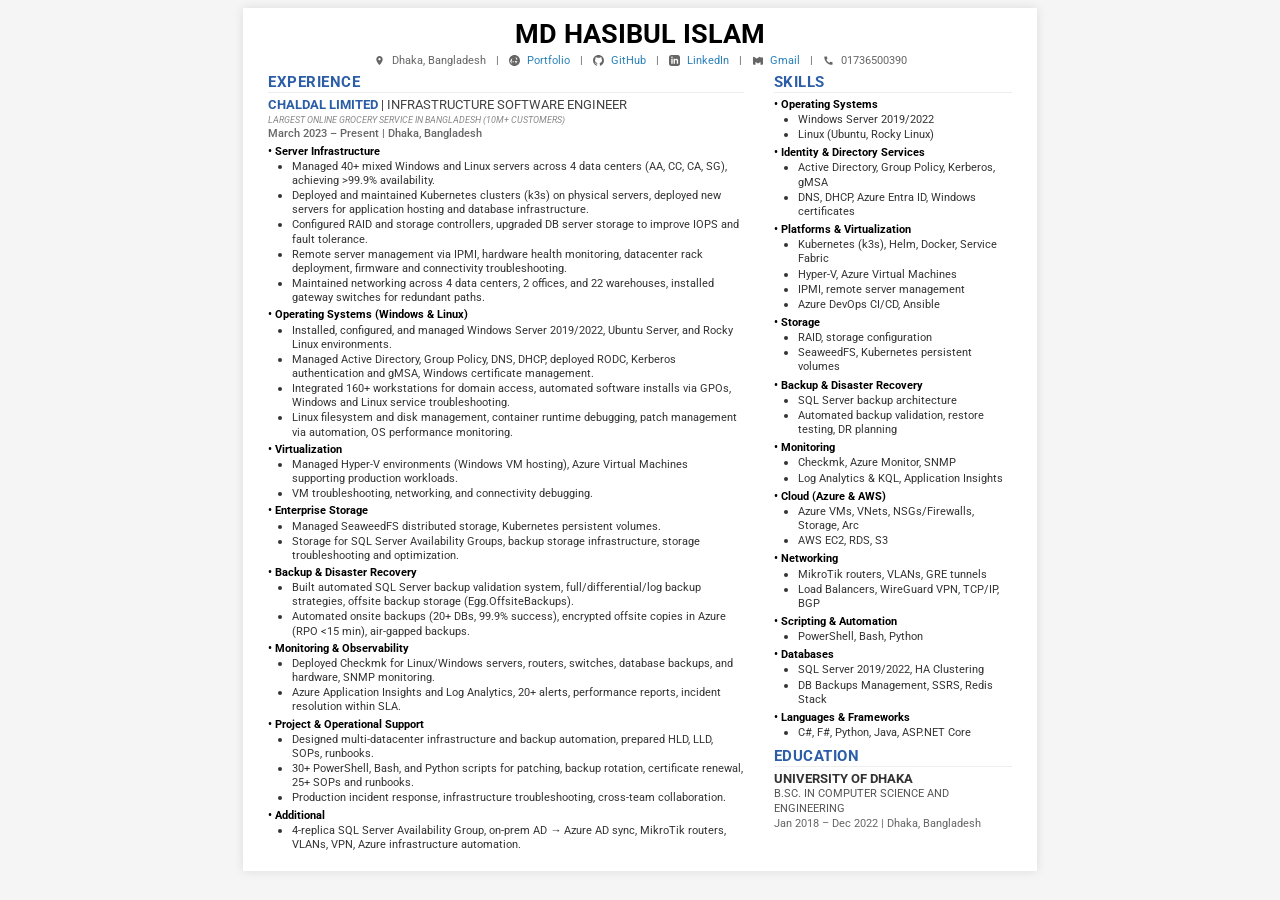
<file: Company/Betopia/resume.html>
<!DOCTYPE html>
<html lang="en">
<head>
    <meta charset="UTF-8">
    <meta name="viewport" content="width=device-width, initial-scale=1.0">
    <title>MD Hasibul Islam - Resume</title>
    <style>
        @import url('https://fonts.googleapis.com/css2?family=Roboto:wght@300;400;500;700&display=swap');

        :root {
            --primary-color: #2c3e50;
            --secondary-color: #34495e;
            --accent-color: #2980b9;
            --text-color: #333;
            --light-text: #666;
            --border-color: #e0e0e0;
        }

        * {
            box-sizing: border-box;
            margin: 0;
            padding: 0;
        }

        body {
            font-family: 'Roboto', sans-serif;
            line-height: 1.25;
            color: var(--text-color);
            background-color: #f5f5f5;
            font-size: 9pt;
        }

        .container {
            max-width: 210mm;
            margin: 8px auto 15px;
            background: white;
            padding: 10px 25px 15px;
            box-shadow: 0 0 10px rgba(0,0,0,0.1);
        }

        /* Header */
        header {
            text-align: center;
            margin-bottom: 6px;
        }

        h1 {
            font-size: 20pt;
            font-weight: 700;
            color: #000;
            margin-bottom: 2px;
            text-transform: uppercase;
        }

        .contact-info {
            display: flex;
            justify-content: center;
            gap: 10px;
            font-size: 8.5pt;
            color: var(--light-text);
            flex-wrap: wrap;
        }

        .contact-info span {
            display: flex;
            align-items: center;
            gap: 4px;
        }

        .contact-info a {
            color: var(--accent-color);
            text-decoration: none;
        }

        /* Layout */
        .main-content {
            display: flex;
            gap: 20px;
        }

        .left-column {
            flex: 2;
            padding-right: 10px;
        }

        .right-column {
            flex: 1;
        }

        /* Section Headings */
        h2 {
            font-size: 11pt;
            color: #2c5ea8;
            text-transform: uppercase;
            border-bottom: 1px solid #eee;
            margin-bottom: 4px;
            margin-top: 0;
            font-weight: 700;
            letter-spacing: 0.5px;
        }

        /* Experience Section */
        .job-header {
            margin-bottom: 1px;
        }

        .company-name {
            font-weight: 700;
            color: #2c5ea8;
            font-size: 9.5pt;
        }

        .job-title {
            font-weight: 400;
            color: #444;
            font-size: 9.5pt;
            text-transform: uppercase;
        }

        .company-desc {
            font-size: 7pt;
            color: #888;
            margin-bottom: 1px;
            font-style: italic;
        }

        .job-meta {
            font-size: 8.5pt;
            color: #666;
            margin-bottom: 3px;
            font-weight: 500;
        }

        .experience-item {
            margin-bottom: 5px;
        }

        .experience-sub-section {
            margin-bottom: 3px;
        }

        .sub-section-title {
            font-weight: 700;
            font-size: 8.5pt;
            margin-bottom: 1px;
            color: #000;
        }

        ul {
            list-style-type: disc;
            margin-left: 24px;
            margin-bottom: 1px;
        }

        li {
            margin-bottom: 1px;
            font-size: 8.5pt;
            color: #333;
        }

        /* Skills Section */
        .skills-section h3 {
            font-size: 8.5pt;
            font-weight: 700;
            margin-bottom: 1px;
            color: #000;
        }

        .skills-section ul {
            margin-left: 24px;
            margin-bottom: 4px;
        }
        
        .skills-section li {
            margin-bottom: 1px;
            font-size: 8.5pt;
        }

        /* Education Section */
        .education-item {
            margin-bottom: 8px;
        }

        .uni-name {
            font-weight: 700;
            font-size: 9.5pt;
            color: #333;
            text-transform: uppercase;
        }

        .degree {
            font-size: 8.5pt;
            color: #555;
            text-transform: uppercase;
            margin-bottom: 1px;
        }

        .edu-meta {
            font-size: 8.5pt;
            color: #666;
        }

        /* Print Styles - A4: fit on one page; disable browser headers/footers & use 100% scale */
        @page {
            size: A4;
            margin: 4mm;
        }
        @media print {
            html, body {
                margin: 0;
                padding: 0;
                background: white;
            }
            .container {
                box-shadow: none;
                margin: 0;
                padding: 2mm 6mm;
                max-width: none;
                width: 100%;
            }
            header {
                page-break-after: avoid;
            }
            h2 {
                page-break-after: avoid;
            }
            /* Allow sub-sections to break if needed - avoids forcing content to page 2 */
            .experience-sub-section {
                page-break-inside: auto;
            }
            .skills-section h3 {
                page-break-after: avoid;
            }
            a {
                text-decoration: none;
                color: inherit;
            }
        }
        
        /* Icons */
        .icon {
            width: 11px;
            height: 11px;
            fill: currentColor;
            display: inline-block;
            vertical-align: middle;
            margin-right: 3px;
        }
    </style>
</head>
<body>

<div class="container">
    <header>
        <h1>MD Hasibul Islam</h1>
        <div class="contact-info">
            <span>
                <svg class="icon" viewBox="0 0 24 24"><path d="M12 2C8.13 2 5 5.13 5 9c0 5.25 7 13 7 13s7-7.75 7-13c0-3.87-3.13-7-7-7zm0 9.5c-1.38 0-2.5-1.12-2.5-2.5s1.12-2.5 2.5-2.5 2.5 1.12 2.5 2.5-1.12 2.5-2.5 2.5z"/></svg>
                Dhaka, Bangladesh
            </span>
            <span>|</span>
            <span>
                <svg class="icon" viewBox="0 0 24 24"><path d="M12 0c-6.627 0-12 5.373-12 12s5.373 12 12 12 12-5.373 12-12-5.373-12-12-12zm1 16.057v-3.057h2.994c-.059 1.143-.212 2.24-.456 3.279-.823-.12-1.674-.222-2.538-.222zm-2 0c-.864 0-1.715.102-2.538.222-.244-1.039-.397-2.136-.456-3.279h2.994v3.057zm-4.761-3.057h-3.123c.526-2.516 2.157-4.576 4.356-5.694-1.018 1.63-1.677 3.565-1.233 5.694zm7.761-8.751c2.199 1.118 3.83 3.178 4.356 5.694h-3.123c.444-2.129-.215-4.064-1.233-5.694zm-1.554 5.694c-.225-1.632-.688-3.167-1.34-4.542-.652 1.375-1.115 2.91-1.34 4.542h2.68zm-5.751 8.751c-2.199-1.118-3.83-3.178-4.356-5.694h3.123c-.444 2.129.215 4.064 1.233 5.694zm7.305 0c1.018-1.63 1.677-3.565 1.233-5.694h3.123c-.526 2.516-2.157 4.576-4.356 5.694zm-1.554-5.694h-2.68c.225 1.632.688 3.167 1.34 4.542.652-1.375 1.115-2.91 1.34-4.542z"/></svg>
                <a href="http://hasibul.bd/">Portfolio</a>
            </span>
            <span>|</span>
            <span>
                <svg class="icon" viewBox="0 0 24 24"><path d="M12 0c-6.626 0-12 5.373-12 12 0 5.302 3.438 9.8 8.207 11.387.599.111.793-.261.793-.577v-2.234c-3.338.726-4.033-1.416-4.033-1.416-.546-1.387-1.333-1.756-1.333-1.756-1.089-.745.083-.729.083-.729 1.205.084 1.839 1.237 1.839 1.237 1.07 1.834 2.807 1.304 3.492.997.107-.775.418-1.305.762-1.604-2.665-.305-5.467-1.334-5.467-5.931 0-1.311.469-2.381 1.236-3.221-.124-.303-.535-1.524.117-3.176 0 0 1.008-.322 3.301 1.23.957-.266 1.983-.399 3.003-.404 1.02.005 2.047.138 3.006.404 2.291-1.552 3.297-1.23 3.297-1.23.653 1.653.242 2.874.118 3.176.77.84 1.235 1.911 1.235 3.221 0 4.609-2.807 5.624-5.479 5.921.43.372.823 1.102.823 2.222v3.293c0 .319.192.694.801.576 4.765-1.589 8.199-6.086 8.199-11.386 0-6.627-5.373-12-12-12z"/></svg>
                <a href="https://github.com/SBSojib">GitHub</a>
            </span>
            <span>|</span>
            <span>
                <svg class="icon" viewBox="0 0 24 24"><path d="M19 0h-14c-2.761 0-5 2.239-5 5v14c0 2.761 2.239 5 5 5h14c2.762 0 5-2.239 5-5v-14c0-2.761-2.238-5-5-5zm-11 19h-3v-11h3v11zm-1.5-12.268c-.966 0-1.75-.79-1.75-1.764s.784-1.764 1.75-1.764 1.75.79 1.75 1.764-.783 1.764-1.75 1.764zm13.5 12.268h-3v-5.604c0-3.368-4-3.113-4 0v5.604h-3v-11h3v1.765c1.396-2.586 7-2.777 7 2.476v6.759z"/></svg>
                <a href="https://linkedin.com/in/md-hasibul-islam-832214260/">LinkedIn</a>
            </span>
            <span>|</span>
            <span>
                <svg class="icon" viewBox="0 0 24 24"><path d="M24 5.457v13.909c0 .904-.732 1.636-1.636 1.636h-3.819v-5.818l-5.455 3.455-5.455-3.455v5.818h-3.818c-.904 0-1.636-.732-1.636-1.636v-13.909c0-.904.732-1.636 1.636-1.636 0 0 5.355 3.273 6.545 4 1.191-.727 6.545-4 6.545-4 .904 0 1.636.732 1.636 1.636z"/></svg>
                <a href="mailto:sojib.24csedu.037@gmail.com">Gmail</a>
            </span>
            <span>|</span>
            <span>
                <svg class="icon" viewBox="0 0 24 24"><path d="M20.01 15.38c-1.23 0-2.42-.2-3.53-.56-.35-.12-.74-.03-1.01.24l-1.57 1.97c-2.83-1.44-5.15-3.75-6.59-6.59l1.97-1.57c.27-.28.36-.67.25-1.02-.37-1.11-.56-2.3-.56-3.53 0-.54-.45-.99-.99-.99h-4.16c-.55 0-1 .45-1 1 0 9.39 7.61 17 17 17 .55 0 1-.45 1-1v-4.16c0-.54-.45-.99-.99-.99z"/></svg>
                01736500390
            </span>
        </div>
    </header>

    <div class="main-content">
        <div class="left-column">
            <h2>EXPERIENCE</h2>
            
            <div class="experience-item">
                <div class="job-header">
                    <span class="company-name">CHALDAL LIMITED</span> | <span class="job-title">INFRASTRUCTURE SOFTWARE ENGINEER</span>
                </div>
                <div class="company-desc">LARGEST ONLINE GROCERY SERVICE IN BANGLADESH (10M+ CUSTOMERS)</div>
                <div class="job-meta">March 2023 – Present | Dhaka, Bangladesh</div>
                
                <div class="experience-sub-section">
                    <div class="sub-section-title">• Server Infrastructure</div>
                    <ul>
                        <li>Managed 40+ mixed Windows and Linux servers across 4 data centers (AA, CC, CA, SG), achieving >99.9% availability.</li>
                        <li>Deployed and maintained Kubernetes clusters (k3s) on physical servers, deployed new servers for application hosting and database infrastructure.</li>
                        <li>Configured RAID and storage controllers, upgraded DB server storage to improve IOPS and fault tolerance.</li>
                        <li>Remote server management via IPMI, hardware health monitoring, datacenter rack deployment, firmware and connectivity troubleshooting.</li>
                        <li>Maintained networking across 4 data centers, 2 offices, and 22 warehouses, installed gateway switches for redundant paths.</li>
                    </ul>
                </div>

                <div class="experience-sub-section">
                    <div class="sub-section-title">• Operating Systems (Windows & Linux)</div>
                    <ul>
                        <li>Installed, configured, and managed Windows Server 2019/2022, Ubuntu Server, and Rocky Linux environments.</li>
                        <li>Managed Active Directory, Group Policy, DNS, DHCP, deployed RODC, Kerberos authentication and gMSA, Windows certificate management.</li>
                        <li>Integrated 160+ workstations for domain access, automated software installs via GPOs, Windows and Linux service troubleshooting.</li>
                        <li>Linux filesystem and disk management, container runtime debugging, patch management via automation, OS performance monitoring.</li>
                    </ul>
                </div>

                <div class="experience-sub-section">
                    <div class="sub-section-title">• Virtualization</div>
                    <ul>
                        <li>Managed Hyper-V environments (Windows VM hosting), Azure Virtual Machines supporting production workloads.</li>
                        <li>VM troubleshooting, networking, and connectivity debugging.</li>
                    </ul>
                </div>

                <div class="experience-sub-section">
                    <div class="sub-section-title">• Enterprise Storage</div>
                    <ul>
                        <li>Managed SeaweedFS distributed storage, Kubernetes persistent volumes.</li>
                        <li>Storage for SQL Server Availability Groups, backup storage infrastructure, storage troubleshooting and optimization.</li>
                    </ul>
                </div>

                <div class="experience-sub-section">
                    <div class="sub-section-title">• Backup & Disaster Recovery</div>
                    <ul>
                        <li>Built automated SQL Server backup validation system, full/differential/log backup strategies, offsite backup storage (Egg.OffsiteBackups).</li>
                        <li>Automated onsite backups (20+ DBs, 99.9% success), encrypted offsite copies in Azure (RPO &lt;15 min), air-gapped backups.</li>
                    </ul>
                </div>

                <div class="experience-sub-section">
                    <div class="sub-section-title">• Monitoring & Observability</div>
                    <ul>
                        <li>Deployed Checkmk for Linux/Windows servers, routers, switches, database backups, and hardware, SNMP monitoring.</li>
                        <li>Azure Application Insights and Log Analytics, 20+ alerts, performance reports, incident resolution within SLA.</li>
                    </ul>
                </div>

                <div class="experience-sub-section">
                    <div class="sub-section-title">• Project & Operational Support</div>
                    <ul>
                        <li>Designed multi-datacenter infrastructure and backup automation, prepared HLD, LLD, SOPs, runbooks.</li>
                        <li>30+ PowerShell, Bash, and Python scripts for patching, backup rotation, certificate renewal, 25+ SOPs and runbooks.</li>
                        <li>Production incident response, infrastructure troubleshooting, cross-team collaboration.</li>
                    </ul>
                </div>

                <div class="experience-sub-section">
                    <div class="sub-section-title">• Additional</div>
                    <ul>
                        <li>4-replica SQL Server Availability Group, on-prem AD → Azure AD sync, MikroTik routers, VLANs, VPN, Azure infrastructure automation.</li>
                    </ul>
                </div>
            </div>
        </div>

        <div class="right-column">
            <h2>SKILLS</h2>
            <div class="skills-section">
                <h3>• Operating Systems</h3>
                <ul>
                    <li>Windows Server 2019/2022</li>
                    <li>Linux (Ubuntu, Rocky Linux)</li>
                </ul>

                <h3>• Identity & Directory Services</h3>
                <ul>
                    <li>Active Directory, Group Policy, Kerberos, gMSA</li>
                    <li>DNS, DHCP, Azure Entra ID, Windows certificates</li>
                </ul>

                <h3>• Platforms & Virtualization</h3>
                <ul>
                    <li>Kubernetes (k3s), Helm, Docker, Service Fabric</li>
                    <li>Hyper-V, Azure Virtual Machines</li>
                    <li>IPMI, remote server management</li>
                    <li>Azure DevOps CI/CD, Ansible</li>
                </ul>

                <h3>• Storage</h3>
                <ul>
                    <li>RAID, storage configuration</li>
                    <li>SeaweedFS, Kubernetes persistent volumes</li>
                </ul>

                <h3>• Backup & Disaster Recovery</h3>
                <ul>
                    <li>SQL Server backup architecture</li>
                    <li>Automated backup validation, restore testing, DR planning</li>
                </ul>

                <h3>• Monitoring</h3>
                <ul>
                    <li>Checkmk, Azure Monitor, SNMP</li>
                    <li>Log Analytics & KQL, Application Insights</li>
                </ul>

                <h3>• Cloud (Azure & AWS)</h3>
                <ul>
                    <li>Azure VMs, VNets, NSGs/Firewalls, Storage, Arc</li>
                    <li>AWS EC2, RDS, S3</li>
                </ul>

                <h3>• Networking</h3>
                <ul>
                    <li>MikroTik routers, VLANs, GRE tunnels</li>
                    <li>Load Balancers, WireGuard VPN, TCP/IP, BGP</li>
                </ul>

                <h3>• Scripting & Automation</h3>
                <ul>
                    <li>PowerShell, Bash, Python</li>
                </ul>

                <h3>• Databases</h3>
                <ul>
                    <li>SQL Server 2019/2022, HA Clustering</li>
                    <li>DB Backups Management, SSRS, Redis Stack</li>
                </ul>

                <h3>• Languages & Frameworks</h3>
                <ul>
                    <li>C#, F#, Python, Java, ASP.NET Core</li>
                </ul>
            </div>

            <h2 style="margin-top: 8px;">EDUCATION</h2>
            <div class="education-item">
                <div class="uni-name">UNIVERSITY OF DHAKA</div>
                <div class="degree">B.Sc. IN COMPUTER SCIENCE AND ENGINEERING</div>
                <div class="edu-meta">Jan 2018 – Dec 2022 | Dhaka, Bangladesh</div>
            </div>
        </div>
    </div>
</div>

</body>
</html>
</file>
<file: theme-dark.css>
:root {
    --primary-color: #0f172a;
    --secondary-color: #1e293b;
    --accent-color: #38bdf8;
    --accent-hover: #0ea5e9;
    --text-primary: #f3f4f6;
    --text-secondary: #94a3b8;
    --card-bg: rgba(30, 41, 59, 0.7);
    --bg-color: #0f172a;
    --bg-alt: #1e293b;
    --border-color: #334155;
    --transition: all 0.3s ease;
}

* {
    margin: 0;
    padding: 0;
    box-sizing: border-box;
}

html {
    scroll-behavior: smooth;
}

body {
    font-family: 'Inter', sans-serif;
    background-color: var(--bg-color);
    color: var(--text-primary);
    line-height: 1.6;
    overflow-x: hidden;
    background-image: 
        radial-gradient(at 0% 0%, rgba(56, 189, 248, 0.1) 0px, transparent 50%),
        radial-gradient(at 100% 100%, rgba(139, 92, 246, 0.1) 0px, transparent 50%);
    background-attachment: fixed;
}

/* Typography */
h1, h2, h3, h4, h5, h6 {
    color: var(--text-primary);
    font-weight: 700;
    line-height: 1.2;
}

a {
    text-decoration: none;
    color: inherit;
    transition: var(--transition);
}

ul {
    list-style: none;
}

.container {
    max-width: 1200px;
    margin: 0 auto;
    padding: 0 20px;
}

.section {
    padding: 80px 0;
}

.section.alt-bg {
    background-color: rgba(30, 41, 59, 0.3);
}

.section-title {
    font-size: 2.5rem;
    text-align: center;
    margin-bottom: 60px;
    position: relative;
    padding-bottom: 15px;
    text-transform: uppercase;
    letter-spacing: 2px;
}

.section-title::after {
    content: '';
    position: absolute;
    bottom: 0;
    left: 50%;
    transform: translateX(-50%);
    width: 60px;
    height: 3px;
    background: linear-gradient(90deg, var(--accent-color), #8b5cf6);
    border-radius: 2px;
}

/* Navbar */
.navbar {
    position: fixed;
    top: 0;
    left: 0;
    width: 100%;
    background-color: rgba(15, 23, 42, 0.8);
    backdrop-filter: blur(12px);
    z-index: 1000;
    padding: 20px 0;
    border-bottom: 1px solid rgba(255, 255, 255, 0.05);
    transition: var(--transition);
}

.nav-container {
    display: flex;
    justify-content: space-between;
    align-items: center;
}

.logo {
    font-size: 1.5rem;
    font-weight: 700;
    color: var(--text-primary);
    letter-spacing: 1px;
    background: linear-gradient(to right, var(--accent-color), #8b5cf6);
    -webkit-background-clip: text;
    -webkit-text-fill-color: transparent;
}

.nav-links {
    display: flex;
    gap: 30px;
}

.nav-links a {
    color: var(--text-secondary);
    font-weight: 500;
    font-size: 0.95rem;
    position: relative;
}

.nav-links a::after {
    content: '';
    position: absolute;
    bottom: -5px;
    left: 0;
    width: 0;
    height: 2px;
    background-color: var(--accent-color);
    transition: width 0.3s ease;
}

.nav-links a:hover {
    color: var(--text-primary);
}

.nav-links a:hover::after {
    width: 100%;
}

.hamburger {
    display: none;
    cursor: pointer;
}

.hamburger span {
    display: block;
    width: 25px;
    height: 3px;
    background-color: var(--text-primary);
    margin: 5px 0;
    transition: var(--transition);
}

/* Hero Section */
.hero {
    min-height: 100vh;
    display: flex;
    align-items: center;
    justify-content: center;
    text-align: center;
    position: relative;
    padding-top: 100px;
    padding-bottom: 50px;
}

.hero-content {
    max-width: 1000px;
    z-index: 1;
    width: 100%;
}

.greeting {
    color: var(--accent-color);
    font-weight: 600;
    font-size: 1.2rem;
    margin-bottom: 15px;
    letter-spacing: 1px;
    text-transform: uppercase;
}

.name {
    font-size: 4.5rem;
    margin-bottom: 20px;
    background: linear-gradient(to right, #f3f4f6, #94a3b8);
    -webkit-background-clip: text;
    -webkit-text-fill-color: transparent;
    text-shadow: 0 0 30px rgba(56, 189, 248, 0.2);
}

.title {
    font-size: 2rem;
    color: var(--text-secondary);
    margin-bottom: 50px;
    font-weight: 400;
}

/* Hero Stats */
.hero-stats-container {
    display: grid;
    grid-template-columns: repeat(auto-fit, minmax(100px, 1fr));
    gap: 20px;
    margin-bottom: 60px;
    width: 100%;
}

.hero-stat {
    background-color: rgba(30, 41, 59, 0.4);
    backdrop-filter: blur(10px);
    padding: 20px 10px;
    border-radius: 16px;
    border: 1px solid rgba(255, 255, 255, 0.05);
    display: flex;
    flex-direction: column;
    align-items: center;
    justify-content: center;
    transition: transform 0.3s ease, box-shadow 0.3s ease;
}

.hero-stat:hover {
    transform: translateY(-5px);
    background-color: rgba(30, 41, 59, 0.8);
    border-color: var(--accent-color);
    box-shadow: 0 0 20px rgba(56, 189, 248, 0.2);
}

.stat-icon {
    font-size: 1.8rem;
    color: var(--accent-color);
    margin-bottom: 10px;
}

.hero-stat .stat-number {
    font-size: 1.8rem;
    color: var(--text-primary);
    font-weight: 700;
    line-height: 1;
    margin-bottom: 5px;
}

.hero-stat .stat-label {
    color: var(--text-secondary);
    font-size: 0.85rem;
    font-weight: 500;
    text-align: center;
}

.hero-buttons {
    display: flex;
    gap: 20px;
    justify-content: center;
    margin-bottom: 40px;
}

.btn {
    padding: 14px 35px;
    border-radius: 30px;
    font-weight: 600;
    font-size: 1rem;
    cursor: pointer;
    transition: var(--transition);
    letter-spacing: 0.5px;
}

.primary-btn {
    background: linear-gradient(90deg, var(--accent-color), #2563eb);
    color: white;
    box-shadow: 0 0 15px rgba(56, 189, 248, 0.4);
    border: none;
}

.primary-btn:hover {
    transform: translateY(-2px);
    box-shadow: 0 0 25px rgba(56, 189, 248, 0.6);
}

.secondary-btn {
    background-color: transparent;
    border: 2px solid var(--border-color);
    color: var(--text-primary);
}

.secondary-btn:hover {
    border-color: var(--accent-color);
    color: var(--accent-color);
    transform: translateY(-2px);
}

.social-links {
    display: flex;
    gap: 25px;
    justify-content: center;
}

.social-links a {
    color: var(--text-secondary);
    font-size: 1.5rem;
    transition: all 0.3s ease;
}

.social-links a:hover {
    color: var(--accent-color);
    transform: translateY(-3px) scale(1.1);
    text-shadow: 0 0 10px rgba(56, 189, 248, 0.5);
}

.scroll-down {
    position: absolute;
    bottom: 30px;
    left: 50%;
    transform: translateX(-50%);
    animation: bounce 2s infinite;
    color: var(--text-secondary);
    opacity: 0.7;
}

@keyframes bounce {
    0%, 20%, 50%, 80%, 100% {transform: translateY(0) translateX(-50%);}
    40% {transform: translateY(-10px) translateX(-50%);}
    60% {transform: translateY(-5px) translateX(-50%);}
}

/* About Section */
.about-content {
    display: flex;
    flex-direction: column;
    align-items: center;
    gap: 50px;
}

.about-image {
    width: 220px;
    height: 220px;
    border-radius: 30% 70% 70% 30% / 30% 30% 70% 70%;
    overflow: hidden;
    border: 2px solid var(--accent-color);
    box-shadow: 0 0 30px rgba(56, 189, 248, 0.2);
    flex-shrink: 0;
    animation: morph 8s ease-in-out infinite;
}

@keyframes morph {
    0% { border-radius: 60% 40% 30% 70% / 60% 30% 70% 40%; }
    50% { border-radius: 30% 60% 70% 40% / 50% 60% 30% 60%; }
    100% { border-radius: 60% 40% 30% 70% / 60% 30% 70% 40%; }
}

.about-image img {
    width: 100%;
    height: 100%;
    object-fit: cover;
}

.about-text {
    max-width: 800px;
    text-align: center;
}

.about-text p {
    margin-bottom: 20px;
    color: var(--text-secondary);
    font-size: 1.1rem;
    line-height: 1.8;
}

.about-stats {
    display: none;
}

/* Experience Section - Card Style */
.experience-container {
    max-width: 1000px;
    margin: 0 auto;
    position: relative;
}

.experience-container::before {
    content: '';
    position: absolute;
    left: 0;
    top: 0;
    bottom: 0;
    width: 2px;
    background: linear-gradient(to bottom, var(--accent-color), transparent);
    opacity: 0.3;
}

.company-card {
    background-color: transparent;
    margin-bottom: 60px;
    padding-left: 30px;
    position: relative;
}

.company-card::before {
    content: '';
    position: absolute;
    left: -6px;
    top: 0;
    width: 14px;
    height: 14px;
    border-radius: 50%;
    background-color: var(--accent-color);
    box-shadow: 0 0 10px var(--accent-color);
}

.company-header-row {
    display: flex;
    justify-content: space-between;
    align-items: flex-start;
    margin-bottom: 30px;
    flex-wrap: wrap;
    gap: 15px;
}

.company-info h3 {
    font-size: 1.8rem;
    margin-bottom: 5px;
    color: var(--text-primary);
}

.company-info h4 {
    font-size: 1.2rem;
    color: var(--accent-color);
    margin-bottom: 5px;
}

.company-desc {
    color: var(--text-secondary);
    font-style: italic;
    font-size: 0.95rem;
}

.experience-date-badge {
    background-color: rgba(56, 189, 248, 0.1);
    color: var(--accent-color);
    padding: 8px 16px;
    border-radius: 20px;
    font-weight: 600;
    font-size: 0.9rem;
    white-space: nowrap;
    border: 1px solid rgba(56, 189, 248, 0.2);
}

/* Experience Details Grid */
.experience-details {
    display: grid;
    grid-template-columns: repeat(auto-fit, minmax(300px, 1fr));
    gap: 25px;
}

.detail-card {
    background-color: var(--card-bg);
    padding: 25px;
    border-radius: 16px;
    border: 1px solid rgba(255, 255, 255, 0.05);
    transition: all 0.3s ease;
    backdrop-filter: blur(5px);
}

.detail-card:hover {
    transform: translateY(-5px);
    border-color: var(--accent-color);
    box-shadow: 0 0 20px rgba(56, 189, 248, 0.1);
}

.card-header {
    display: flex;
    align-items: center;
    gap: 12px;
    margin-bottom: 15px;
    padding-bottom: 12px;
    border-bottom: 1px solid rgba(255, 255, 255, 0.05);
}

.card-header i {
    font-size: 1.2rem;
    color: var(--accent-color);
    background-color: rgba(56, 189, 248, 0.1);
    padding: 10px;
    border-radius: 10px;
}

.card-header h5 {
    color: var(--text-primary);
    font-size: 1.05rem;
    font-weight: 600;
    margin: 0;
}

.detail-card ul {
    list-style: none;
    margin: 0;
    color: var(--text-secondary);
}

.detail-card li {
    position: relative;
    padding-left: 20px;
    margin-bottom: 10px;
    font-size: 0.95rem;
    line-height: 1.5;
}

.detail-card li::before {
    content: '›';
    color: var(--accent-color);
    font-weight: bold;
    position: absolute;
    left: 0;
    top: -2px;
    font-size: 1.2rem;
}

.detail-card li:last-child {
    margin-bottom: 0;
}

/* Skills Section */
.skills-grid {
    display: grid;
    grid-template-columns: repeat(auto-fit, minmax(300px, 1fr));
    gap: 30px;
}

.skill-category {
    background-color: var(--card-bg);
    padding: 30px;
    border-radius: 16px;
    border: 1px solid var(--border-color);
    transition: var(--transition);
    backdrop-filter: blur(5px);
}

.skill-category:hover {
    border-color: var(--accent-color);
    transform: translateY(-5px);
    box-shadow: 0 0 20px rgba(56, 189, 248, 0.1);
}

.skill-category h3 {
    margin-bottom: 20px;
    font-size: 1.2rem;
    display: flex;
    align-items: center;
    gap: 10px;
    color: var(--text-primary);
}

.skill-category h3 i {
    color: var(--accent-color);
}

.tags {
    display: flex;
    flex-wrap: wrap;
    gap: 10px;
}

.tags span {
    background-color: rgba(30, 41, 59, 0.5);
    padding: 8px 14px;
    border-radius: 8px;
    font-size: 0.9rem;
    color: var(--text-secondary);
    border: 1px solid var(--border-color);
    transition: var(--transition);
}

.tags span:hover {
    background-color: rgba(56, 189, 248, 0.1);
    color: var(--accent-color);
    border-color: var(--accent-color);
    transform: scale(1.05);
}

/* Education Section */
.education-card {
    background-color: var(--card-bg);
    padding: 40px;
    border-radius: 16px;
    border: 1px solid var(--border-color);
    display: flex;
    align-items: center;
    gap: 30px;
    max-width: 800px;
    margin: 0 auto;
    transition: var(--transition);
    backdrop-filter: blur(5px);
}

.education-card:hover {
    border-color: var(--accent-color);
    transform: translateY(-5px);
    box-shadow: 0 0 20px rgba(56, 189, 248, 0.1);
}

.edu-icon {
    font-size: 3rem;
    color: var(--accent-color);
    background-color: rgba(56, 189, 248, 0.1);
    width: 80px;
    height: 80px;
    display: flex;
    align-items: center;
    justify-content: center;
    border-radius: 50%;
    border: 1px solid rgba(56, 189, 248, 0.2);
}

.edu-details h3 {
    font-size: 1.3rem;
    margin-bottom: 5px;
    color: var(--text-primary);
}

.edu-details h4 {
    color: var(--accent-color);
    margin-bottom: 10px;
    font-size: 1.1rem;
}

.edu-date {
    color: var(--text-secondary);
    font-size: 0.9rem;
}

/* Contact Section */
.contact-container {
    text-align: center;
    max-width: 800px;
}

.contact-text {
    color: var(--text-secondary);
    margin-bottom: 40px;
    font-size: 1.1rem;
}

.contact-links {
    display: flex;
    justify-content: center;
    gap: 30px;
    flex-wrap: wrap;
}

.contact-box {
    background-color: var(--card-bg);
    padding: 30px;
    border-radius: 16px;
    border: 1px solid var(--border-color);
    min-width: 160px;
    display: flex;
    flex-direction: column;
    align-items: center;
    gap: 15px;
    transition: var(--transition);
    backdrop-filter: blur(5px);
}

.contact-box:hover {
    border-color: var(--accent-color);
    transform: translateY(-5px);
    background-color: rgba(56, 189, 248, 0.05);
    box-shadow: 0 0 20px rgba(56, 189, 248, 0.1);
}

.contact-box i {
    font-size: 2rem;
    color: var(--accent-color);
}

.contact-box span {
    font-weight: 500;
    color: var(--text-primary);
}

/* Footer */
footer {
    padding: 30px 0;
    text-align: center;
    border-top: 1px solid var(--border-color);
    color: var(--text-secondary);
    font-size: 0.9rem;
    background-color: var(--bg-color);
}

/* Theme Switcher */
.theme-switch-wrapper {
    position: fixed;
    bottom: 30px;
    right: 30px;
    z-index: 1001;
    background-color: var(--card-bg);
    padding: 10px;
    border-radius: 50px;
    border: 1px solid var(--border-color);
    box-shadow: 0 5px 15px rgba(0,0,0,0.2);
    display: flex;
    align-items: center;
    gap: 10px;
    backdrop-filter: blur(10px);
}

.theme-btn {
    width: 40px;
    height: 40px;
    border-radius: 50%;
    border: none;
    cursor: pointer;
    display: flex;
    align-items: center;
    justify-content: center;
    font-size: 1.2rem;
    transition: all 0.3s ease;
    color: var(--text-secondary);
    background: transparent;
}

.theme-btn:hover {
    background-color: rgba(255,255,255,0.1);
    color: var(--text-primary);
}

.theme-btn.active {
    background-color: var(--accent-color);
    color: white;
}

/* Responsive Design */
@media (max-width: 768px) {
    .section-title {
        font-size: 2rem;
    }

    .name {
        font-size: 2.5rem;
    }

    .title {
        font-size: 1.5rem;
    }

    .nav-links {
        display: none;
        position: absolute;
        top: 100%;
        left: 0;
        width: 100%;
        background-color: var(--bg-color);
        flex-direction: column;
        padding: 20px;
        text-align: center;
        border-bottom: 1px solid var(--border-color);
    }

    .nav-links.active {
        display: flex;
    }

    .hamburger {
        display: block;
    }

    .about-content {
        grid-template-columns: 1fr;
    }

    .education-card {
        flex-direction: column;
        text-align: center;
    }

    .hero-buttons {
        flex-direction: column;
    }
    
    .company-header-row {
        flex-direction: column;
    }
    
    .experience-date-badge {
        align-self: flex-start;
    }

    .hero-stats-container {
        grid-template-columns: repeat(2, 1fr);
    }
    
    .experience-container::before {
        left: 0;
    }
    
    .company-card {
        padding-left: 20px;
    }
}

@media (max-width: 480px) {
    .hero-stats-container {
        grid-template-columns: 1fr;
    }
}

/* Animation classes */
.hidden {
    opacity: 0;
    transform: translateY(20px);
    transition: all 0.6s ease-out;
}

.fade-in {
    opacity: 1;
    transform: translateY(0);
}

/* Hamburger Animation */
.hamburger.active span:nth-child(1) {
    transform: rotate(45deg) translate(5px, 5px);
}

.hamburger.active span:nth-child(2) {
    opacity: 0;
}

.hamburger.active span:nth-child(3) {
    transform: rotate(-45deg) translate(7px, -6px);
}

/* Responsive adjustments for About */
@media (min-width: 768px) {
    .about-content {
        flex-direction: row;
        text-align: left;
        align-items: flex-start;
    }

    .about-text {
        text-align: left;
    }
}
</file>
<file: design-split.css>
/* Modern SaaS / Fintech Design Layout */
/* Inspired by the provided Finpay image */

:root {
    --border-radius-lg: 24px;
    --border-radius-md: 16px;
    --border-radius-sm: 8px;
    --shadow-soft: 0 20px 40px -10px rgba(0,0,0,0.05);
    --shadow-hover: 0 30px 60px -12px rgba(0,0,0,0.1);
}

body {
    font-family: 'Inter', system-ui, -apple-system, sans-serif;
    line-height: 1.6;
}

.container {
    max-width: 1280px;
    padding: 0 40px;
}

/* Navbar - Clean Top Bar */
.navbar {
    height: 90px;
    background-color: var(--bg-color); /* Match theme bg */
    border-bottom: none;
    padding: 0;
}

.nav-container {
    height: 100%;
}

.logo {
    font-size: 1.5rem;
    font-weight: 800;
    letter-spacing: -0.5px;
}

.nav-links {
    gap: 40px;
}

.nav-links a {
    font-weight: 600;
    font-size: 0.95rem;
}

/* Hero Section - Split Grid */
.hero {
    padding-top: 140px;
    padding-bottom: 100px;
    text-align: left;
    min-height: auto; /* Allow content to dictate height */
    overflow: visible; /* Allow floating elements */
}

.hero-content {
    display: grid;
    grid-template-columns: 1fr 1fr;
    gap: 60px;
    align-items: center;
    max-width: 1280px;
}

.greeting {
    font-size: 1rem;
    font-weight: 700;
    text-transform: uppercase;
    letter-spacing: 2px;
    margin-bottom: 20px;
    display: inline-block;
    padding: 8px 16px;
    background-color: rgba(0,0,0,0.03); /* Subtle badge bg */
    border-radius: 30px;
}

.name {
    font-size: 4.5rem;
    line-height: 1.1;
    letter-spacing: -2px;
    margin-bottom: 20px;
}

.title {
    font-size: 1.5rem;
    font-weight: 400;
    margin-bottom: 40px;
    max-width: 90%;
    line-height: 1.5;
}

/* Hero Stats - Floating Cards Style */
.hero-stats-container {
    display: grid;
    grid-template-columns: repeat(2, 1fr);
    gap: 20px;
    position: relative;
}

/* Create the floating card effect */
.hero-stat {
    background-color: var(--card-bg);
    padding: 30px;
    border-radius: var(--border-radius-lg);
    box-shadow: var(--shadow-soft);
    border: 1px solid var(--border-color);
    align-items: flex-start;
    text-align: left;
    transition: transform 0.3s ease, box-shadow 0.3s ease;
}

.hero-stat:hover {
    transform: translateY(-10px);
    box-shadow: var(--shadow-hover);
}

/* Stagger the cards for visual interest */
.hero-stat:nth-child(2) {
    transform: translateY(40px);
}
.hero-stat:nth-child(2):hover {
    transform: translateY(30px);
}

.hero-stat:nth-child(3) {
    grid-column: span 2;
    display: flex;
    flex-direction: row;
    justify-content: space-between;
    align-items: center;
}

.hero-stat .stat-number {
    font-size: 2.5rem;
    font-weight: 800;
    letter-spacing: -1px;
}

.hero-stat .stat-label {
    font-size: 0.9rem;
    font-weight: 600;
    text-transform: uppercase;
    letter-spacing: 1px;
    opacity: 0.7;
}

/* Section Styling */
.section {
    padding: 120px 0;
}

.section-title {
    font-size: 3rem;
    text-align: left;
    margin-bottom: 80px;
    letter-spacing: -1px;
}

.section-title::after {
    display: none; /* Remove underline */
}

/* About Section - Clean Layout */
.about-content {
    display: grid;
    grid-template-columns: 1fr 1fr;
    gap: 80px;
    align-items: center;
}

.about-image {
    width: 100%;
    height: 500px;
    border-radius: var(--border-radius-lg);
    border: none;
    box-shadow: var(--shadow-soft);
}

.about-text {
    text-align: left;
}

.about-text p {
    font-size: 1.2rem;
    margin-bottom: 30px;
}

/* Experience Section - Grid Cards */
.experience-container {
    max-width: 100%;
}

.experience-container::before {
    display: none; /* Remove timeline line */
}

.company-card {
    background-color: transparent;
    padding: 0;
    border: none;
    margin-bottom: 60px;
}

.company-card::before {
    display: none; /* Remove timeline dot */
}

.company-header-row {
    margin-bottom: 40px;
    border-bottom: 1px solid var(--border-color);
    padding-bottom: 20px;
}

.company-info h3 {
    font-size: 2.5rem;
    font-weight: 800;
    letter-spacing: -1px;
}

.experience-details {
    display: grid;
    grid-template-columns: repeat(3, 1fr);
    gap: 30px;
}

.detail-card {
    background-color: transparent;
    border-radius: 0;
    padding: 0;
    border: none;
    box-shadow: none;
    transition: all 0.3s ease;
}

.detail-card:hover {
    transform: translateY(-5px);
    box-shadow: none;
}

.card-header {
    border-bottom: none;
    margin-bottom: 15px;
    padding-bottom: 0;
    display: flex;
    flex-direction: column;
    align-items: flex-start;
    gap: 15px;
}

.card-header i {
    font-size: 2rem;
    background-color: transparent;
    padding: 0;
    margin-right: 0;
    color: var(--text-primary);
}

.card-header h5 {
    font-size: 1.4rem;
    font-weight: 700;
    color: var(--text-primary);
}

.detail-card ul {
    color: var(--text-secondary);
    font-size: 0.95rem;
    line-height: 1.6;
}

.detail-card li {
    padding-left: 24px;
    margin-bottom: 16px;
    position: relative;
}

.detail-card li::before {
    display: block;
    content: '';
    position: absolute;
    left: 0;
    top: 10px;
    width: 6px;
    height: 6px;
    border-radius: 50%;
    background-color: var(--accent-color);
    box-shadow: 0 0 0 4px rgba(0,0,0,0.05); /* Subtle ring effect */
}

/* Skills Section - 3 Column Feature Grid */
.skills-grid {
    grid-template-columns: repeat(3, 1fr);
    gap: 30px;
}

.skill-category {
    padding: 30px;
    border-radius: var(--border-radius-lg);
    border: 1px solid var(--border-color);
    background-color: var(--card-bg); /* Restore card background */
    height: 100%;
    transition: transform 0.3s ease, box-shadow 0.3s ease;
}

.skill-category:hover {
    transform: translateY(-5px);
    box-shadow: var(--shadow-soft);
    border-color: var(--accent-color);
}

.skill-category h3 {
    font-size: 1.2rem;
    margin-bottom: 25px;
    display: flex;
    align-items: center;
    gap: 12px;
    border-bottom: 1px solid var(--border-color);
    padding-bottom: 15px;
}

.skill-category h3 i {
    font-size: 1.4rem;
    color: var(--accent-color); /* Use accent color for icons */
}

.tags {
    display: flex;
    flex-wrap: wrap;
    gap: 10px;
}

.tags span {
    display: inline-block;
    padding: 8px 14px;
    border-radius: 8px;
    font-weight: 500;
    background-color: rgba(0,0,0,0.03);
    border: 1px solid transparent;
    color: var(--text-secondary);
    font-size: 0.85rem;
    margin-bottom: 0;
    transition: all 0.2s ease;
}

.tags span:hover {
    background-color: var(--card-bg);
    color: var(--accent-color);
    border-color: var(--accent-color);
    transform: translateY(-2px);
    box-shadow: 0 4px 10px rgba(0,0,0,0.05);
}

/* Responsive Adjustments for new grid */
@media (max-width: 1024px) {
    .experience-details {
        grid-template-columns: repeat(2, 1fr);
    }
}

@media (max-width: 768px) {
    .experience-details {
        grid-template-columns: 1fr;
    }
}

/* Education Section - Big Banner */
.education-card {
    display: grid;
    grid-template-columns: auto 1fr;
    gap: 30px;
    padding: 40px;
    border-radius: var(--border-radius-lg);
    background: linear-gradient(135deg, var(--card-bg) 0%, var(--bg-alt) 100%);
    border: 1px solid var(--border-color);
}

.edu-icon {
    width: 80px;
    height: 80px;
    font-size: 2.5rem;
    background-color: var(--bg-color);
    border-radius: var(--border-radius-md);
}

.edu-details h3 {
    font-size: 1.6rem;
    font-weight: 800;
}

/* Contact Section - Dark Block Style */
#contact {
    padding: 80px 0;
}

.contact-container {
    background-color: var(--text-primary); /* Invert colors */
    color: var(--bg-color);
    padding: 60px;
    border-radius: var(--border-radius-lg);
    max-width: 100%;
    text-align: left;
    display: grid;
    grid-template-columns: 1fr 1fr;
    gap: 40px;
    align-items: center;
}

.contact-container .section-title {
    color: var(--bg-color);
    margin-bottom: 15px;
    font-size: 2rem;
}

.contact-container .section-title::after {
    display: none;
}

.contact-text {
    color: var(--bg-color);
    opacity: 0.8;
    font-size: 1.1rem;
}

.contact-links {
    display: grid;
    grid-template-columns: 1fr 1fr;
    gap: 15px;
}

.contact-box {
    background-color: rgba(255,255,255,0.1);
    border: 1px solid rgba(255,255,255,0.2);
    color: var(--bg-color);
    padding: 20px;
    border-radius: var(--border-radius-md);
    align-items: flex-start;
}

.contact-box span {
    color: var(--bg-color);
    font-size: 0.9rem;
}

.contact-box i {
    color: var(--bg-color);
    font-size: 1.2rem;
}

.contact-box:hover {
    background-color: rgba(255,255,255,0.2);
    transform: none;
}

/* Responsive Adjustments */
@media (max-width: 1024px) {
    .hero-content {
        grid-template-columns: 1fr;
        text-align: center;
    }
    
    .hero-stats-container {
        grid-column: 1; /* Reset grid column */
        grid-row: auto; /* Reset grid row */
        margin-top: 40px;
    }

    /* Reset text alignment for center layout */
    .greeting, 
    .name, 
    .title, 
    .hero-buttons, 
    .social-links {
        grid-column: 1;
        justify-self: center;
    }
    
    .about-content {
        grid-template-columns: 1fr;
    }
    
    .experience-details {
        grid-template-columns: repeat(2, 1fr);
    }
    
    .contact-container {
        grid-template-columns: 1fr;
        padding: 30px;
    }
}

@media (max-width: 768px) {
    .name {
        font-size: 2.5rem;
    }
    
    .skills-grid {
        grid-template-columns: 1fr;
    }
    
    .experience-details {
        grid-template-columns: 1fr;
    }
    
    .education-card {
        grid-template-columns: 1fr;
        text-align: center;
        justify-items: center;
    }
}
</file>
